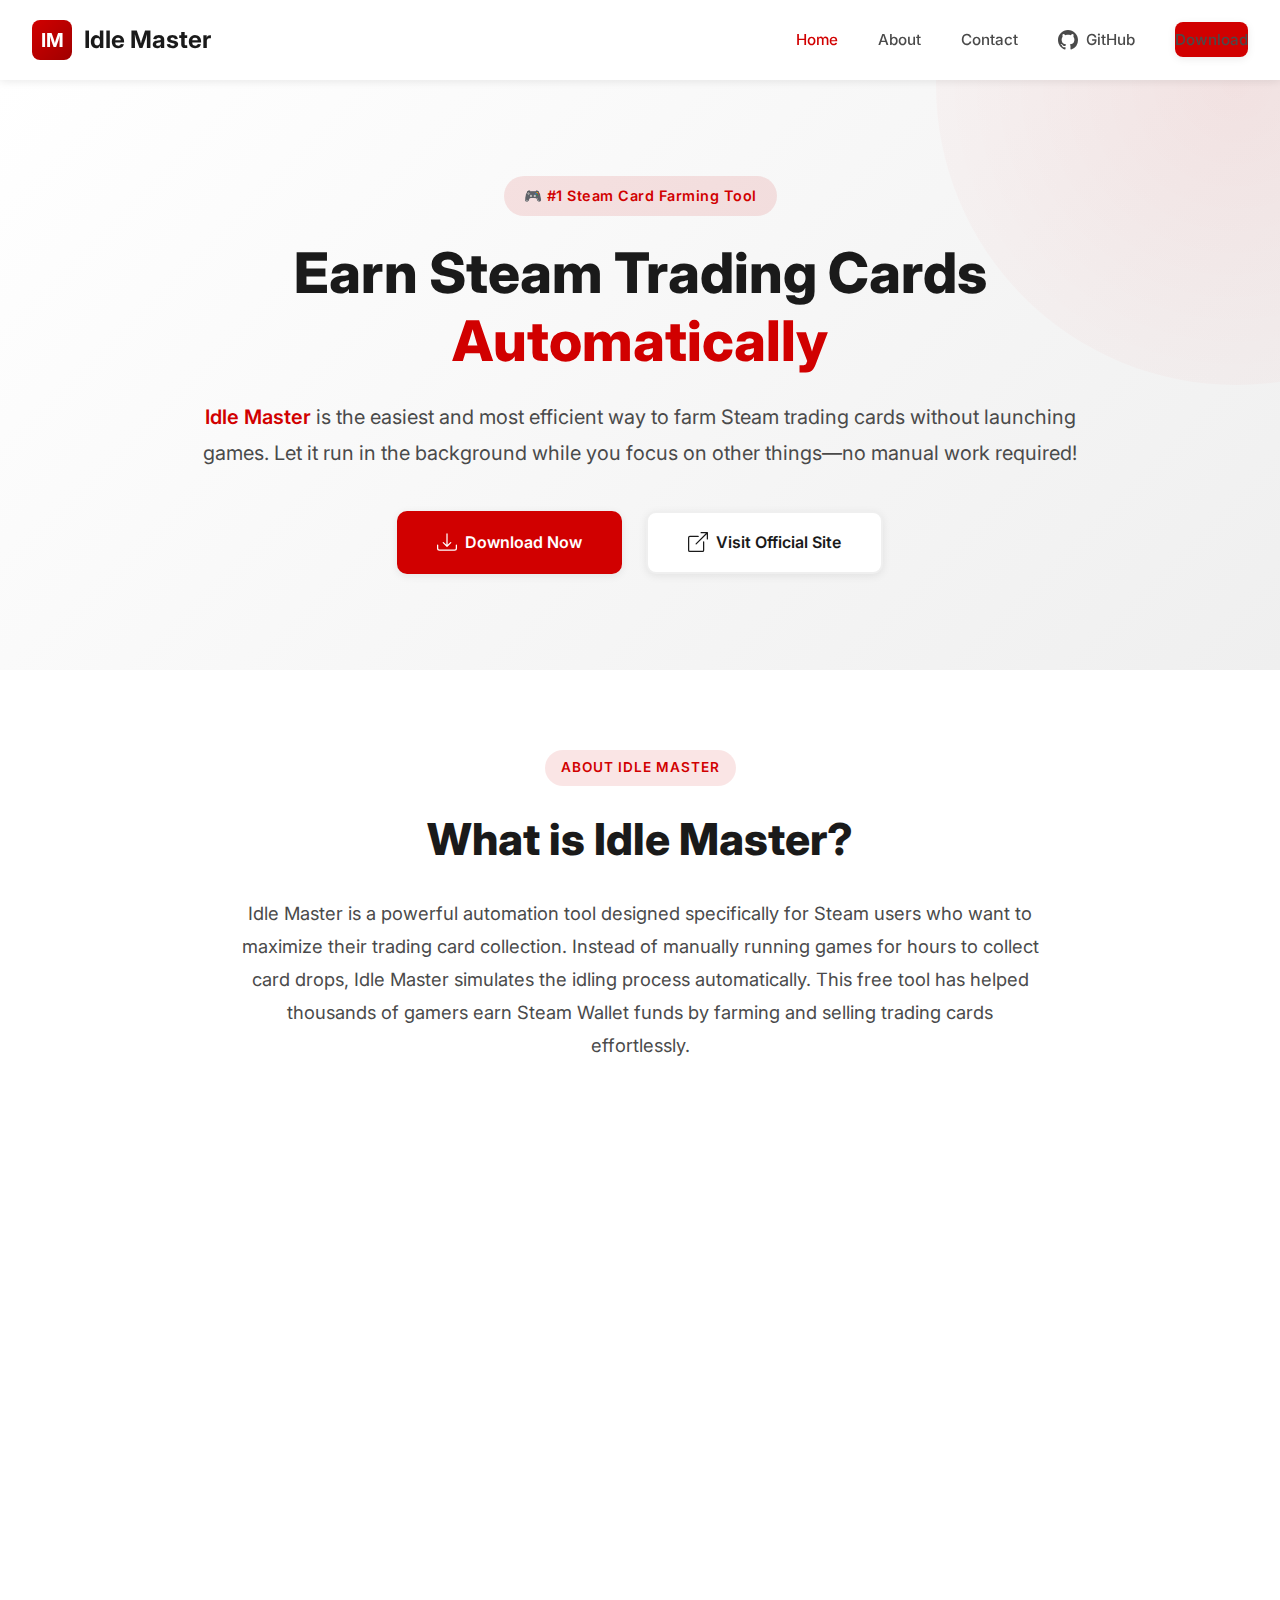
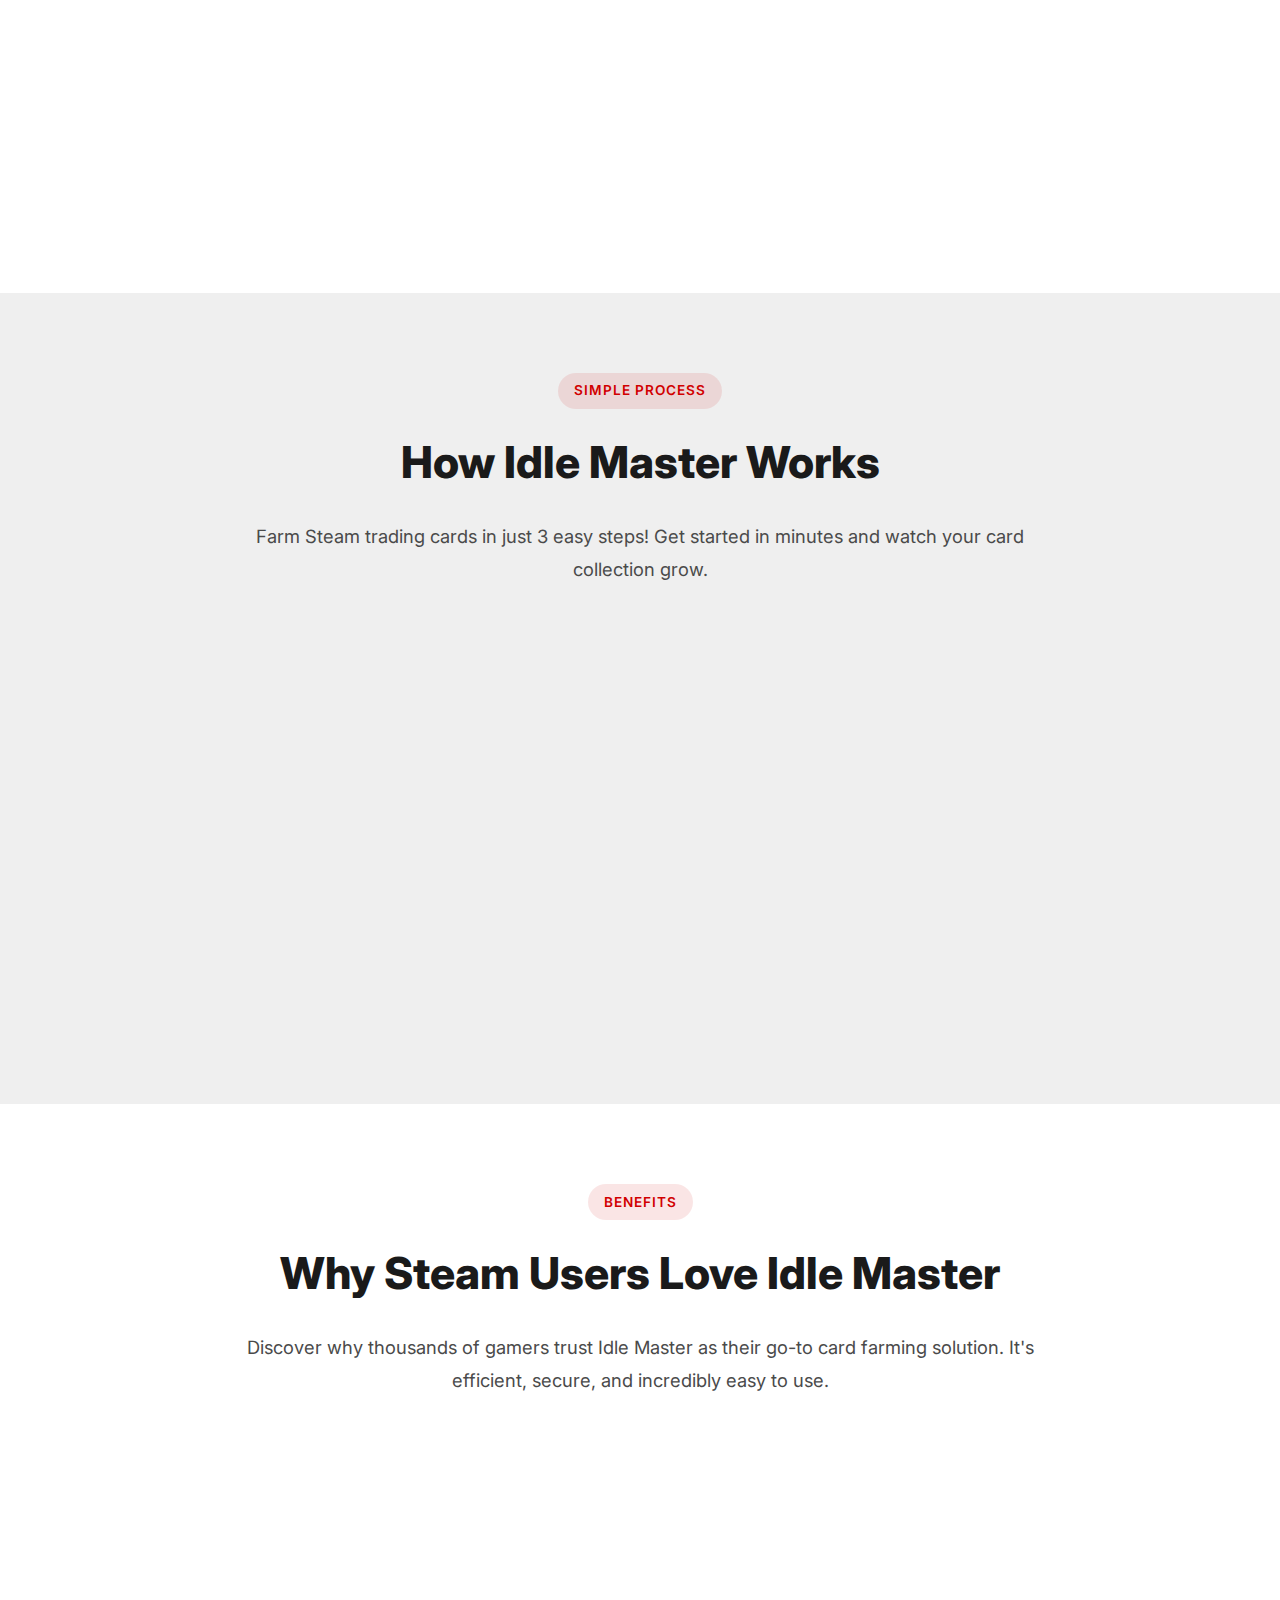
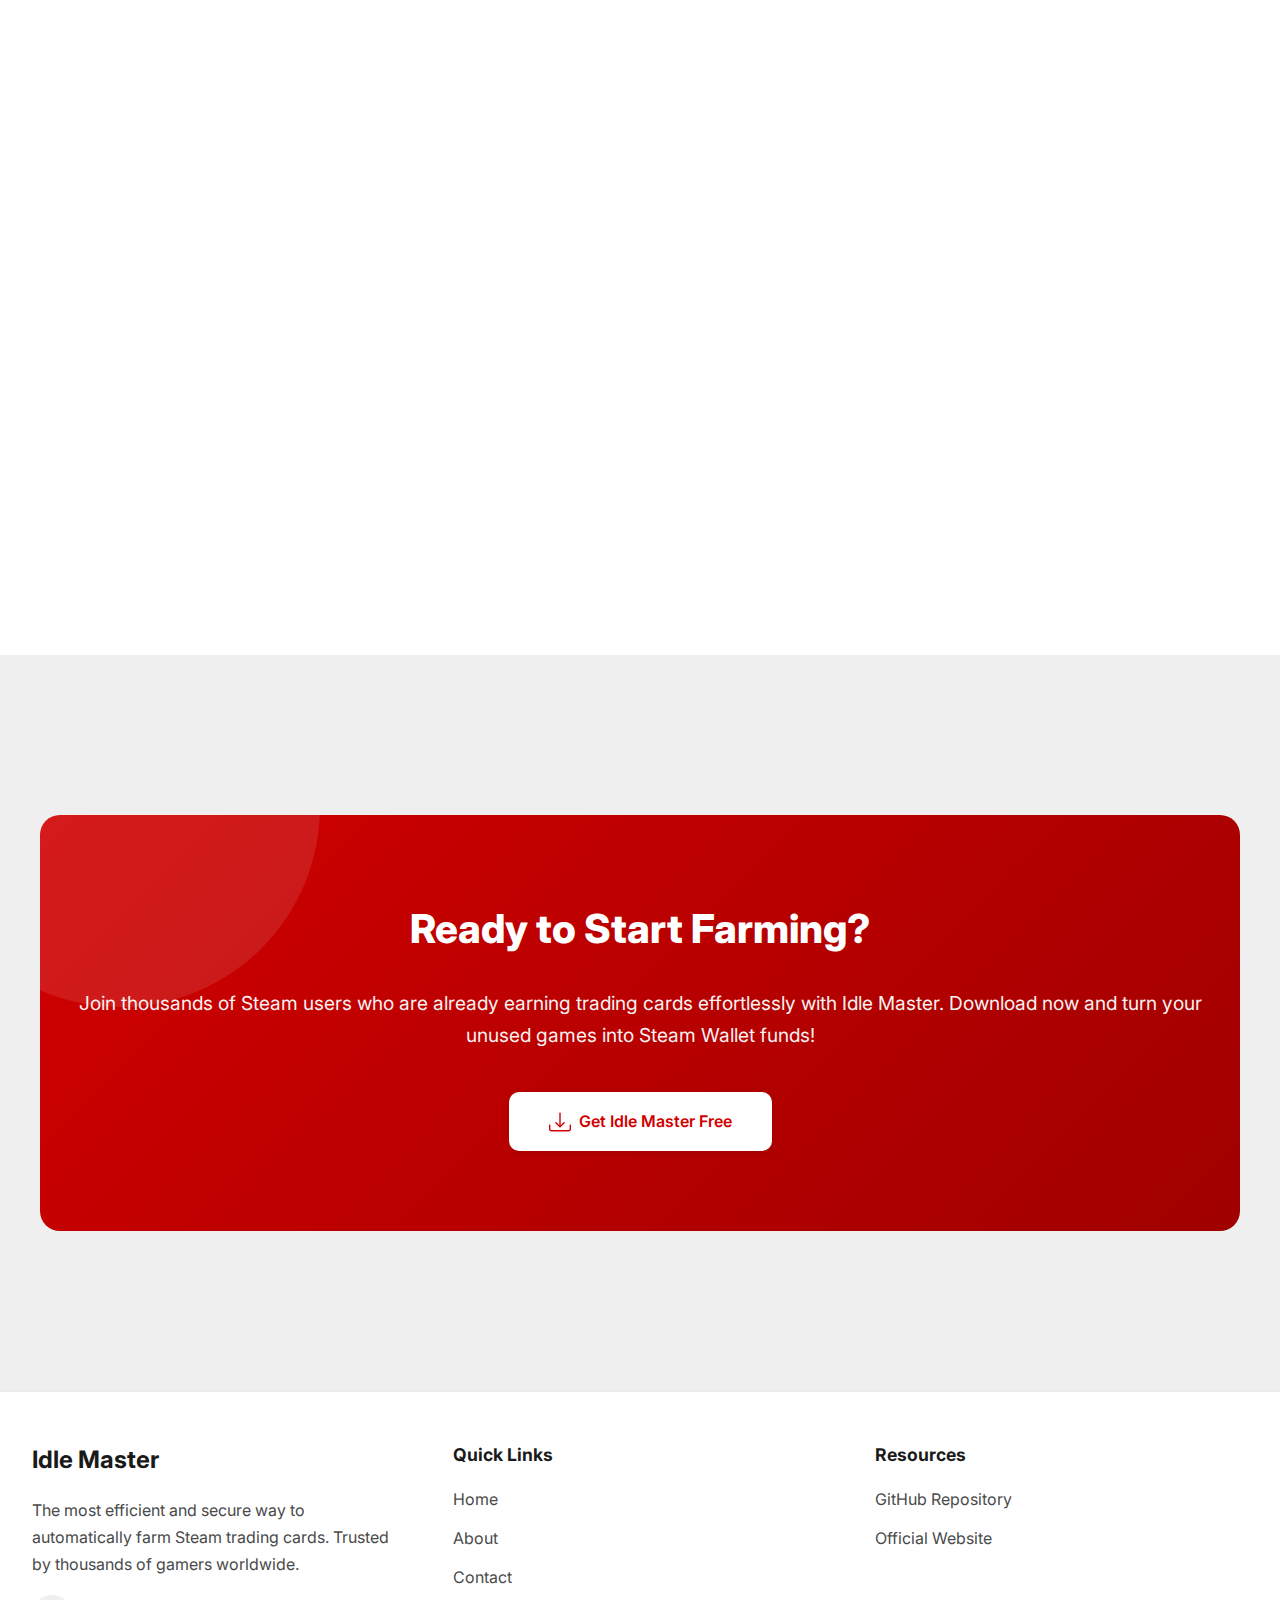
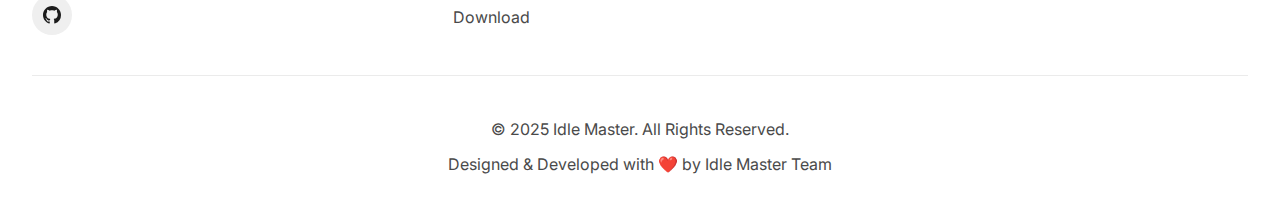
<file: index.html>
<!DOCTYPE html>
<html lang="en">
<head>
    <meta charset="UTF-8">
    <meta name="viewport" content="width=device-width, initial-scale=1.0">
    <meta name="description" content="Idle Master - Automatically farm Steam trading cards while AFK. The easiest way to earn Steam cards without launching games.">
    <meta name="keywords" content="idle master, steam cards, trading cards, steam farming, auto farm">
    <title>Idle Master | Automatically Farm Steam Trading Cards While AFK</title>
    <link rel="stylesheet" href="style.css">
    <link rel="preconnect" href="https://fonts.googleapis.com">
    <link rel="preconnect" href="https://fonts.gstatic.com" crossorigin>
    <link href="https://fonts.googleapis.com/css2?family=Inter:wght@400;500;600;700;800;900&display=swap" rel="stylesheet">
</head>
<body>
    <!-- Navigation Bar -->
    <nav class="navbar">
        <div class="nav-container">
            <a href="index.html" class="logo">
                <div class="logo-icon">IM</div>
                <span>Idle Master</span>
            </a>
            
            <ul class="nav-menu">
                <li><a href="index.html" class="active">Home</a></li>
                <li><a href="about.html">About</a></li>
                <li><a href="contact.html">Contact</a></li>
                <li><a href="https://github.com/subtitle-edit/Idle-Master" target="_blank" class="github-link">
                    <svg width="20" height="20" fill="currentColor" viewBox="0 0 16 16">
                        <path d="M8 0C3.58 0 0 3.58 0 8c0 3.54 2.29 6.53 5.47 7.59.4.07.55-.17.55-.38 0-.19-.01-.82-.01-1.49-2.01.37-2.53-.49-2.69-.94-.09-.23-.48-.94-.82-1.13-.28-.15-.68-.52-.01-.53.63-.01 1.08.58 1.23.82.72 1.21 1.87.87 2.33.66.07-.52.28-.87.51-1.07-1.78-.2-3.64-.89-3.64-3.95 0-.87.31-1.59.82-2.15-.08-.2-.36-1.02.08-2.12 0 0 .67-.21 2.2.82.64-.18 1.32-.27 2-.27.68 0 1.36.09 2 .27 1.53-1.04 2.2-.82 2.2-.82.44 1.1.16 1.92.08 2.12.51.56.82 1.27.82 2.15 0 3.07-1.87 3.75-3.65 3.95.29.25.54.73.54 1.48 0 1.07-.01 1.93-.01 2.2 0 .21.15.46.55.38A8.012 8.012 0 0 0 16 8c0-4.42-3.58-8-8-8z"/>
                    </svg>
                    GitHub
                </a></li>
                <li><a href="download.html" class="btn-download-nav">Download</a></li>
            </ul>
            
            <div class="mobile-toggle">
                <span></span>
                <span></span>
                <span></span>
            </div>
        </div>
    </nav>

    <!-- Hero Section -->
    <section class="hero">
        <div class="hero-content">
            <div class="hero-badge">🎮 #1 Steam Card Farming Tool</div>
            <h1>Earn Steam Trading Cards <span class="highlight">Automatically</span></h1>
            <p>
                <a href="https://idlemaster.net/" target="_blank" style="color: var(--accent-red); text-decoration: none; font-weight: 600;">Idle Master</a> is the easiest and most efficient way to farm Steam trading cards without launching games. Let it run in the background while you focus on other things—no manual work required!
            </p>
            <div class="hero-buttons">
                <a href="download.html" class="btn-primary">
                    <svg width="20" height="20" fill="currentColor" viewBox="0 0 16 16">
                        <path d="M.5 9.9a.5.5 0 0 1 .5.5v2.5a1 1 0 0 0 1 1h12a1 1 0 0 0 1-1v-2.5a.5.5 0 0 1 1 0v2.5a2 2 0 0 1-2 2H2a2 2 0 0 1-2-2v-2.5a.5.5 0 0 1 .5-.5z"/>
                        <path d="M7.646 11.854a.5.5 0 0 0 .708 0l3-3a.5.5 0 0 0-.708-.708L8.5 10.293V1.5a.5.5 0 0 0-1 0v8.793L5.354 8.146a.5.5 0 1 0-.708.708l3 3z"/>
                    </svg>
                    Download Now
                </a>
                <a href="https://idlemaster.net/" target="_blank" class="btn-secondary">
                    <svg width="20" height="20" fill="currentColor" viewBox="0 0 16 16">
                        <path d="M8.636 3.5a.5.5 0 0 0-.5-.5H1.5A1.5 1.5 0 0 0 0 4.5v10A1.5 1.5 0 0 0 1.5 16h10a1.5 1.5 0 0 0 1.5-1.5V7.864a.5.5 0 0 0-1 0V14.5a.5.5 0 0 1-.5.5h-10a.5.5 0 0 1-.5-.5v-10a.5.5 0 0 1 .5-.5h6.636a.5.5 0 0 0 .5-.5z"/>
                        <path d="M16 .5a.5.5 0 0 0-.5-.5h-5a.5.5 0 0 0 0 1h3.793L6.146 9.146a.5.5 0 1 0 .708.708L15 1.707V5.5a.5.5 0 0 0 1 0v-5z"/>
                    </svg>
                    Visit Official Site
                </a>
            </div>
        </div>
    </section>

    <!-- About Idle Master Section -->
    <section class="section" style="background: var(--secondary-bg);">
        <div class="container">
            <div class="section-header">
                <div class="section-badge">About Idle Master</div>
                <h2>What is Idle Master?</h2>
                <p>
                    Idle Master is a powerful automation tool designed specifically for Steam users who want to maximize their trading card collection. Instead of manually running games for hours to collect card drops, Idle Master simulates the idling process automatically. This free tool has helped thousands of gamers earn Steam Wallet funds by farming and selling trading cards effortlessly.
                </p>
            </div>

            <div class="features-grid">
                <div class="feature-card">
                    <div class="feature-icon">⚡</div>
                    <h3>Fast & Automated</h3>
                    <p>No manual work required. Idle Master automatically cycles through your Steam library, farming cards while you relax or work on other tasks.</p>
                </div>
                <div class="feature-card">
                    <div class="feature-icon">🔒</div>
                    <h3>100% Safe & Secure</h3>
                    <p>Uses Steam's official API with no modifications to game files. Trusted by thousands of users worldwide with zero account risk.</p>
                </div>
                <div class="feature-card">
                    <div class="feature-icon">🎮</div>
                    <h3>Works with All Games</h3>
                    <p>Supports every Steam game that has trading card drops. Your entire library is ready to be farmed automatically.</p>
                </div>
                <div class="feature-card">
                    <div class="feature-icon">👤</div>
                    <h3>Beginner-Friendly</h3>
                    <p>Simple setup—just install, log in, and start farming. No technical knowledge required. Perfect for everyone!</p>
                </div>
            </div>
        </div>
    </section>

    <!-- How It Works Section -->
    <section class="section">
        <div class="container">
            <div class="section-header">
                <div class="section-badge">Simple Process</div>
                <h2>How Idle Master Works</h2>
                <p>Farm Steam trading cards in just 3 easy steps! Get started in minutes and watch your card collection grow.</p>
            </div>

            <div class="steps-container">
                <div class="step-card">
                    <div class="step-number">1</div>
                    <h3>Download & Install</h3>
                    <p>Click the download button and install Idle Master on your PC. The installation is quick, straightforward, and requires no extra configuration. Works seamlessly on Windows with all Steam accounts.</p>
                </div>
                <div class="step-card">
                    <div class="step-number">2</div>
                    <h3>Log Into Steam</h3>
                    <p>Open Idle Master and sign in to your Steam account securely. The tool will scan your library and identify all games with available card drops. Your login is completely safe—Idle Master only checks card progress.</p>
                </div>
                <div class="step-card">
                    <div class="step-number">3</div>
                    <h3>Start Farming Automatically</h3>
                    <p>Idle Master simulates playing your games and begins earning card drops automatically. Once all cards from one game are collected, it moves to the next. Just sit back and let the automation work!</p>
                </div>
            </div>
        </div>
    </section>

    <!-- Why Choose Section -->
    <section class="section" style="background: var(--secondary-bg);">
        <div class="container">
            <div class="section-header">
                <div class="section-badge">Benefits</div>
                <h2>Why Steam Users Love Idle Master</h2>
                <p>Discover why thousands of gamers trust Idle Master as their go-to card farming solution. It's efficient, secure, and incredibly easy to use.</p>
            </div>

            <div class="features-grid">
                <div class="feature-card">
                    <div class="feature-icon">💰</div>
                    <h3>Earn While You Sleep</h3>
                    <p>Let Idle Master run overnight or while you're at work. Wake up to a collection of new trading cards ready to sell on the Steam Market.</p>
                </div>
                <div class="feature-card">
                    <div class="feature-icon">🚀</div>
                    <h3>Maximum Efficiency</h3>
                    <p>Idle Master prioritizes games with the most card drops remaining, ensuring you earn the maximum number of cards in the shortest time possible.</p>
                </div>
                <div class="feature-card">
                    <div class="feature-icon">🌐</div>
                    <h3>Lightweight & Fast</h3>
                    <p>The software runs smoothly in the background without slowing down your PC. It's optimized for performance and minimal resource usage.</p>
                </div>
                <div class="feature-card">
                    <div class="feature-icon">📊</div>
                    <h3>Real-Time Progress</h3>
                    <p>Track your farming progress in real-time. See which games are being idled, how many cards you've earned, and what's coming next.</p>
                </div>
            </div>
        </div>
    </section>

    <!-- Call to Action -->
    <section class="section">
        <div class="container">
            <div class="cta-section">
                <div class="cta-content">
                    <h2>Ready to Start Farming?</h2>
                    <p>Join thousands of Steam users who are already earning trading cards effortlessly with Idle Master. Download now and turn your unused games into Steam Wallet funds!</p>
                    <a href="download.html" class="btn-secondary">
                        <svg width="22" height="22" fill="currentColor" viewBox="0 0 16 16">
                            <path d="M.5 9.9a.5.5 0 0 1 .5.5v2.5a1 1 0 0 0 1 1h12a1 1 0 0 0 1-1v-2.5a.5.5 0 0 1 1 0v2.5a2 2 0 0 1-2 2H2a2 2 0 0 1-2-2v-2.5a.5.5 0 0 1 .5-.5z"/>
                            <path d="M7.646 11.854a.5.5 0 0 0 .708 0l3-3a.5.5 0 0 0-.708-.708L8.5 10.293V1.5a.5.5 0 0 0-1 0v8.793L5.354 8.146a.5.5 0 1 0-.708.708l3 3z"/>
                        </svg>
                        Get Idle Master Free
                    </a>
                </div>
            </div>
        </div>
    </section>

    <!-- Footer -->
    <footer>
        <div class="footer-container">
            <div class="footer-content">
                <div class="footer-brand">
                    <h3>Idle Master</h3>
                    <p>The most efficient and secure way to automatically farm Steam trading cards. Trusted by thousands of gamers worldwide.</p>
                    <div class="social-links">
                        <a href="https://github.com/subtitle-edit/Idle-Master" target="_blank" aria-label="GitHub">
                            <svg width="18" height="18" fill="currentColor" viewBox="0 0 16 16">
                                <path d="M8 0C3.58 0 0 3.58 0 8c0 3.54 2.29 6.53 5.47 7.59.4.07.55-.17.55-.38 0-.19-.01-.82-.01-1.49-2.01.37-2.53-.49-2.69-.94-.09-.23-.48-.94-.82-1.13-.28-.15-.68-.52-.01-.53.63-.01 1.08.58 1.23.82.72 1.21 1.87.87 2.33.66.07-.52.28-.87.51-1.07-1.78-.2-3.64-.89-3.64-3.95 0-.87.31-1.59.82-2.15-.08-.2-.36-1.02.08-2.12 0 0 .67-.21 2.2.82.64-.18 1.32-.27 2-.27.68 0 1.36.09 2 .27 1.53-1.04 2.2-.82 2.2-.82.44 1.1.16 1.92.08 2.12.51.56.82 1.27.82 2.15 0 3.07-1.87 3.75-3.65 3.95.29.25.54.73.54 1.48 0 1.07-.01 1.93-.01 2.2 0 .21.15.46.55.38A8.012 8.012 0 0 0 16 8c0-4.42-3.58-8-8-8z"/>
                            </svg>
                        </a>
                    </div>
                </div>
                
                <div class="footer-links">
                    <h4>Quick Links</h4>
                    <ul>
                        <li><a href="index.html">Home</a></li>
                        <li><a href="about.html">About</a></li>
                        <li><a href="contact.html">Contact</a></li>
                        <li><a href="download.html">Download</a></li>
                    </ul>
                </div>
                
                <div class="footer-links">
                    <h4>Resources</h4>
                    <ul>
                        <li><a href="https://github.com/subtitle-edit/Idle-Master" target="_blank">GitHub Repository</a></li>
                        <li><a href="https://idlemaster.net/" target="_blank">Official Website</a></li>
                    </ul>
                </div>
            </div>
            
            <div class="footer-bottom">
                <p>&copy; 2025 Idle Master. All Rights Reserved.</p>
                <p>Designed & Developed with ❤️ by Idle Master Team</p>
            </div>
        </div>
    </footer>

    <script src="script.js"></script>
</body>
</html>
</file>
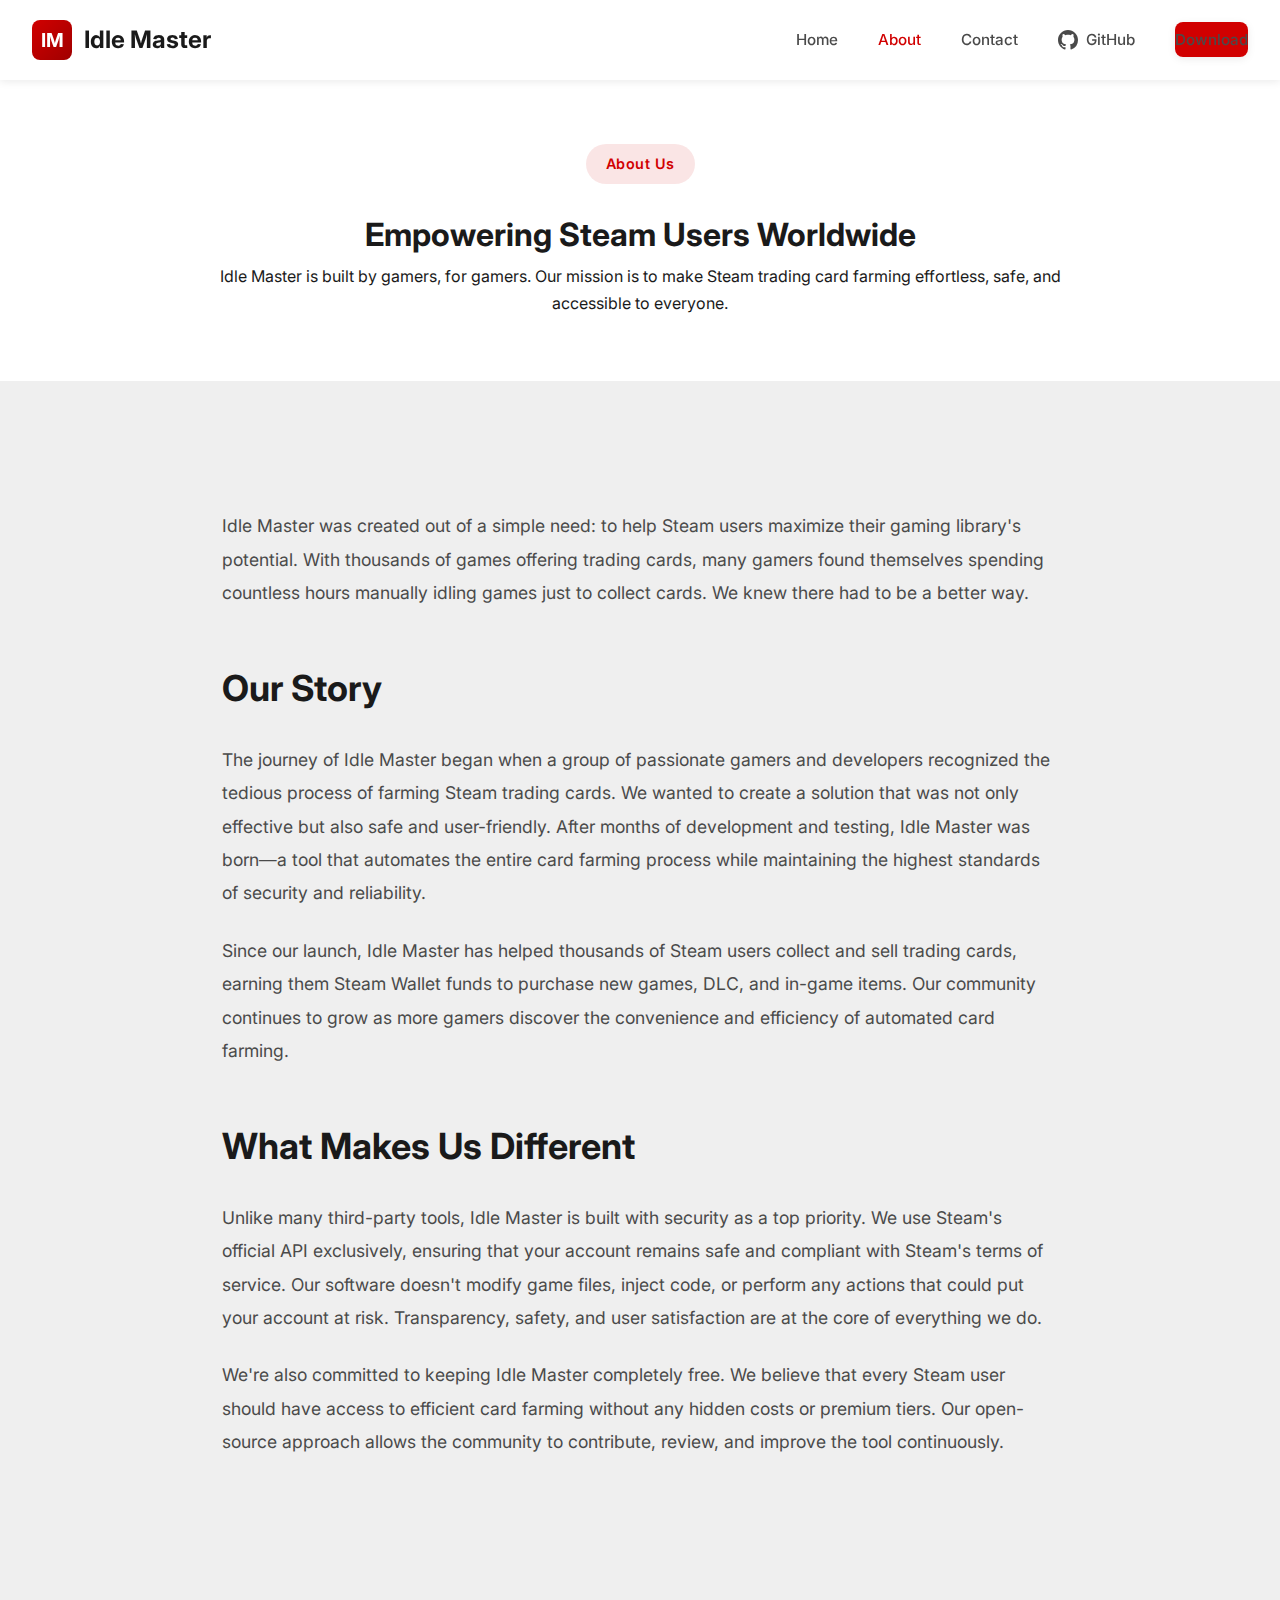
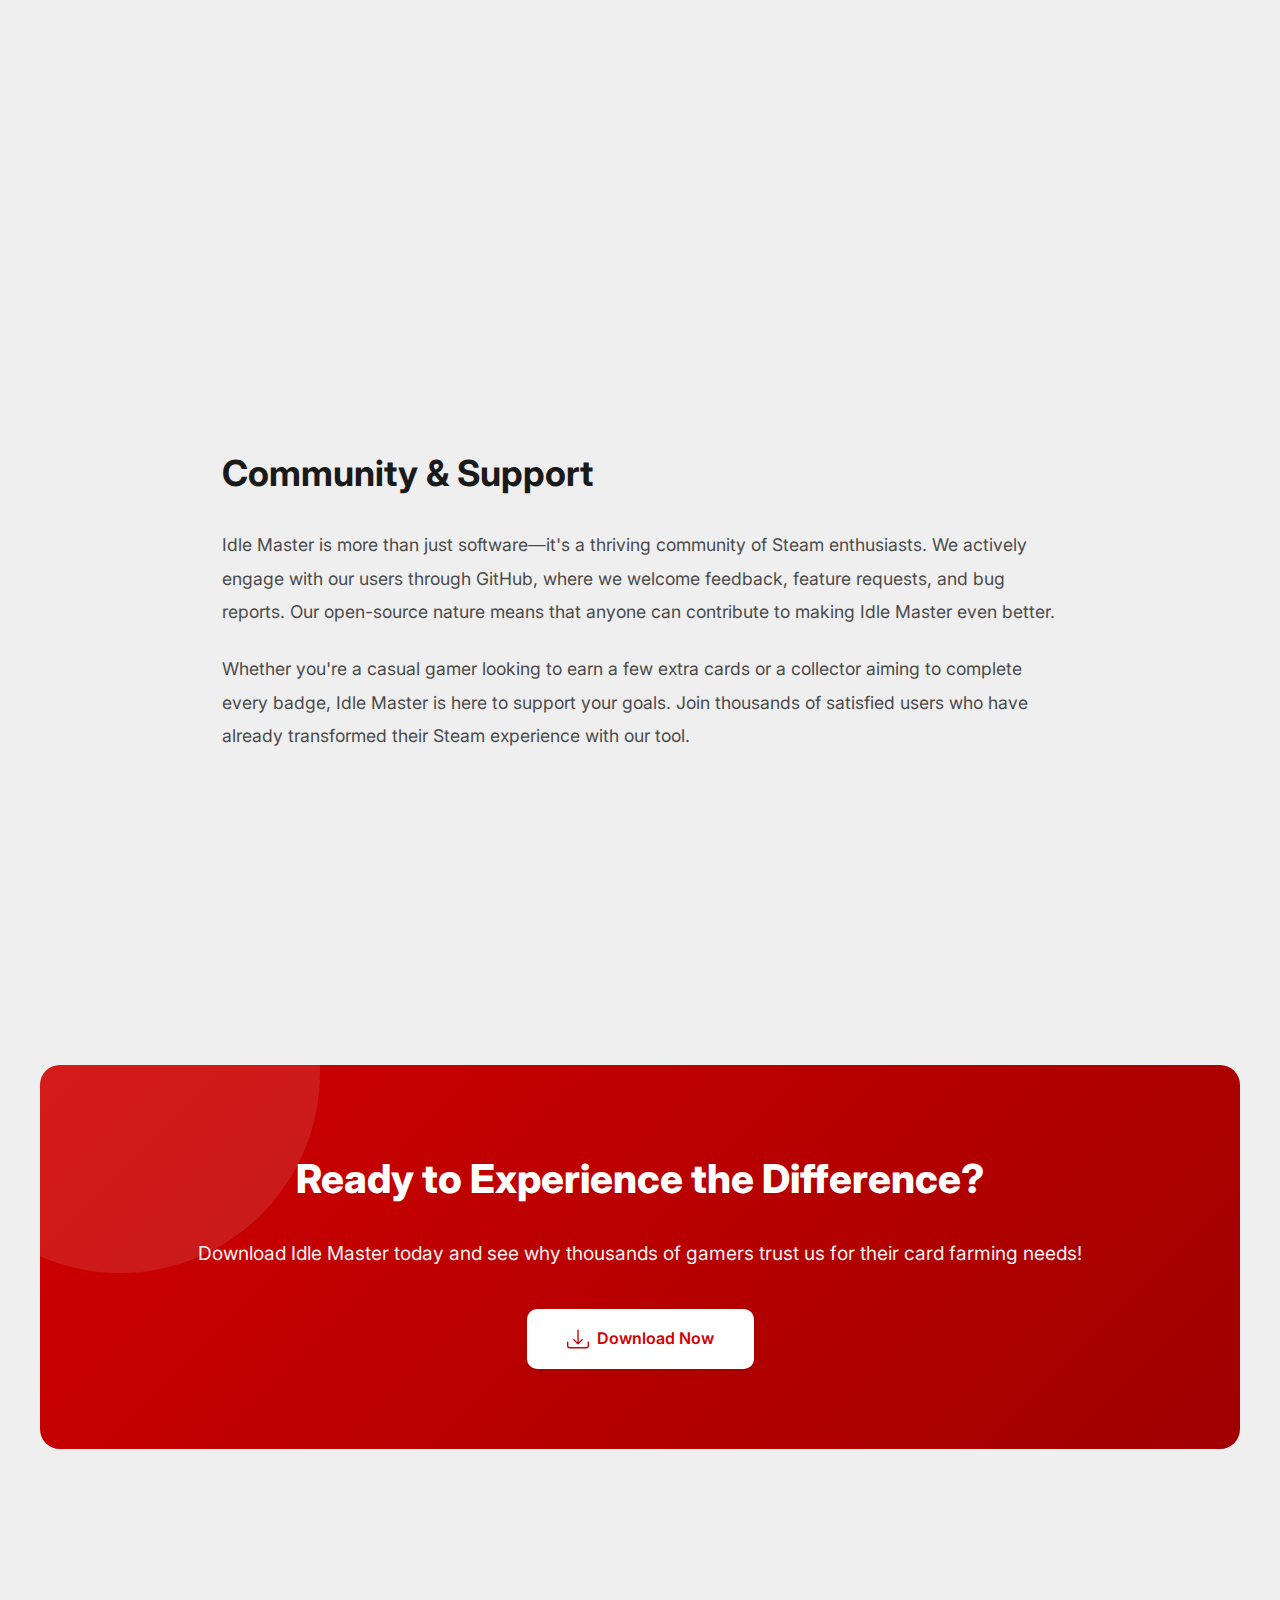
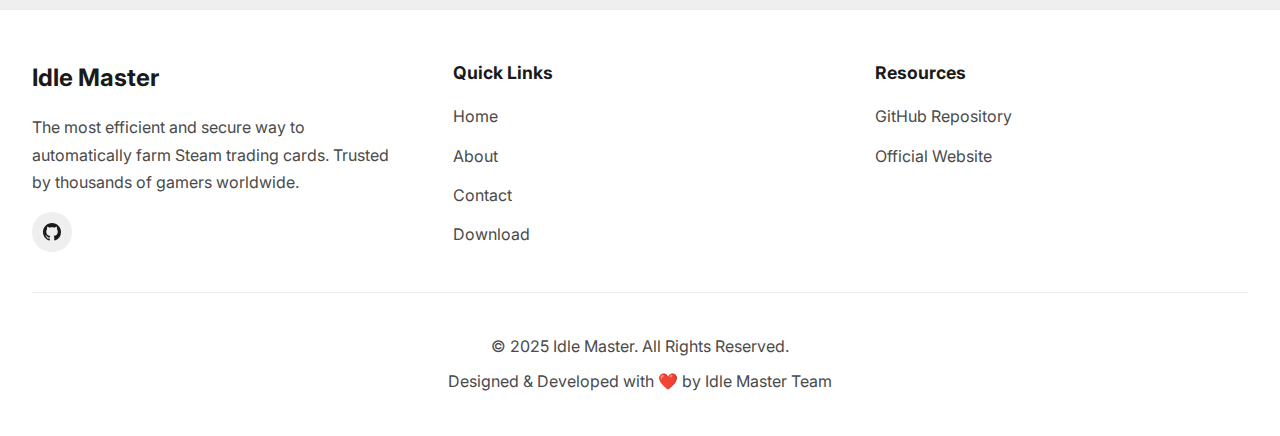
<file: about.html>
<!DOCTYPE html>
<html lang="en">
<head>
    <meta charset="UTF-8">
    <meta name="viewport" content="width=device-width, initial-scale=1.0">
    <meta name="description" content="Learn about Idle Master - the trusted Steam trading card farming tool. Our mission is to help gamers maximize their Steam card collection effortlessly.">
    <title>About Idle Master | Our Mission & Vision</title>
    <link rel="stylesheet" href="style.css">
    <link rel="preconnect" href="https://fonts.googleapis.com">
    <link rel="preconnect" href="https://fonts.gstatic.com" crossorigin>
    <link href="https://fonts.googleapis.com/css2?family=Inter:wght@400;500;600;700;800;900&display=swap" rel="stylesheet">
</head>
<body>
    <!-- Navigation Bar -->
    <nav class="navbar">
        <div class="nav-container">
            <a href="index.html" class="logo">
                <div class="logo-icon">IM</div>
                <span>Idle Master</span>
            </a>
            
            <ul class="nav-menu">
                <li><a href="index.html">Home</a></li>
                <li><a href="about.html" class="active">About</a></li>
                <li><a href="contact.html">Contact</a></li>
                <li><a href="https://github.com/subtitle-edit/Idle-Master" target="_blank" class="github-link">
                    <svg width="20" height="20" fill="currentColor" viewBox="0 0 16 16">
                        <path d="M8 0C3.58 0 0 3.58 0 8c0 3.54 2.29 6.53 5.47 7.59.4.07.55-.17.55-.38 0-.19-.01-.82-.01-1.49-2.01.37-2.53-.49-2.69-.94-.09-.23-.48-.94-.82-1.13-.28-.15-.68-.52-.01-.53.63-.01 1.08.58 1.23.82.72 1.21 1.87.87 2.33.66.07-.52.28-.87.51-1.07-1.78-.2-3.64-.89-3.64-3.95 0-.87.31-1.59.82-2.15-.08-.2-.36-1.02.08-2.12 0 0 .67-.21 2.2.82.64-.18 1.32-.27 2-.27.68 0 1.36.09 2 .27 1.53-1.04 2.2-.82 2.2-.82.44 1.1.16 1.92.08 2.12.51.56.82 1.27.82 2.15 0 3.07-1.87 3.75-3.65 3.95.29.25.54.73.54 1.48 0 1.07-.01 1.93-.01 2.2 0 .21.15.46.55.38A8.012 8.012 0 0 0 16 8c0-4.42-3.58-8-8-8z"/>
                    </svg>
                    GitHub
                </a></li>
                <li><a href="download.html" class="btn-download-nav">Download</a></li>
            </ul>
            
            <div class="mobile-toggle">
                <span></span>
                <span></span>
                <span></span>
            </div>
        </div>
    </nav>

    <!-- About Hero Section -->
    <section class="about-hero">
        <div class="hero-content">
            <div class="hero-badge">About Us</div>
            <h1>Empowering Steam Users Worldwide</h1>
            <p>Idle Master is built by gamers, for gamers. Our mission is to make Steam trading card farming effortless, safe, and accessible to everyone.</p>
        </div>
    </section>

    <!-- About Content Section -->
    <section class="section">
        <div class="about-content">
            <p>
                Idle Master was created out of a simple need: to help Steam users maximize their gaming library's potential. With thousands of games offering trading cards, many gamers found themselves spending countless hours manually idling games just to collect cards. We knew there had to be a better way.
            </p>
            
            <h2>Our Story</h2>
            <p>
                The journey of Idle Master began when a group of passionate gamers and developers recognized the tedious process of farming Steam trading cards. We wanted to create a solution that was not only effective but also safe and user-friendly. After months of development and testing, Idle Master was born—a tool that automates the entire card farming process while maintaining the highest standards of security and reliability.
            </p>
            
            <p>
                Since our launch, Idle Master has helped thousands of Steam users collect and sell trading cards, earning them Steam Wallet funds to purchase new games, DLC, and in-game items. Our community continues to grow as more gamers discover the convenience and efficiency of automated card farming.
            </p>

            <h2>What Makes Us Different</h2>
            <p>
                Unlike many third-party tools, Idle Master is built with security as a top priority. We use Steam's official API exclusively, ensuring that your account remains safe and compliant with Steam's terms of service. Our software doesn't modify game files, inject code, or perform any actions that could put your account at risk. Transparency, safety, and user satisfaction are at the core of everything we do.
            </p>

            <p>
                We're also committed to keeping Idle Master completely free. We believe that every Steam user should have access to efficient card farming without any hidden costs or premium tiers. Our open-source approach allows the community to contribute, review, and improve the tool continuously.
            </p>

            <!-- Mission & Vision Cards -->
            <div class="mission-vision">
                <div class="mission-card">
                    <h3>Our Mission</h3>
                    <p>
                        To provide Steam users with a free, safe, and efficient tool for automating trading card collection. We strive to save gamers time while helping them unlock the full value of their Steam libraries. Our goal is to make card farming accessible to everyone, regardless of technical expertise.
                    </p>
                </div>
                
                <div class="vision-card">
                    <h3>Our Vision</h3>
                    <p>
                        To become the most trusted and widely used Steam card farming solution globally. We envision a future where every Steam user can effortlessly maximize their card collection, contributing to a more rewarding gaming experience. We're committed to continuous innovation and community-driven development.
                    </p>
                </div>
            </div>

            <h2>Community & Support</h2>
            <p>
                Idle Master is more than just software—it's a thriving community of Steam enthusiasts. We actively engage with our users through GitHub, where we welcome feedback, feature requests, and bug reports. Our open-source nature means that anyone can contribute to making Idle Master even better.
            </p>

            <p>
                Whether you're a casual gamer looking to earn a few extra cards or a collector aiming to complete every badge, Idle Master is here to support your goals. Join thousands of satisfied users who have already transformed their Steam experience with our tool.
            </p>
        </div>
    </section>

    <!-- CTA Section -->
    <section class="section">
        <div class="container">
            <div class="cta-section">
                <div class="cta-content">
                    <h2>Ready to Experience the Difference?</h2>
                    <p>Download Idle Master today and see why thousands of gamers trust us for their card farming needs!</p>
                    <a href="download.html" class="btn-secondary">
                        <svg width="22" height="22" fill="currentColor" viewBox="0 0 16 16">
                            <path d="M.5 9.9a.5.5 0 0 1 .5.5v2.5a1 1 0 0 0 1 1h12a1 1 0 0 0 1-1v-2.5a.5.5 0 0 1 1 0v2.5a2 2 0 0 1-2 2H2a2 2 0 0 1-2-2v-2.5a.5.5 0 0 1 .5-.5z"/>
                            <path d="M7.646 11.854a.5.5 0 0 0 .708 0l3-3a.5.5 0 0 0-.708-.708L8.5 10.293V1.5a.5.5 0 0 0-1 0v8.793L5.354 8.146a.5.5 0 1 0-.708.708l3 3z"/>
                        </svg>
                        Download Now
                    </a>
                </div>
            </div>
        </div>
    </section>

    <!-- Footer -->
    <footer>
        <div class="footer-container">
            <div class="footer-content">
                <div class="footer-brand">
                    <h3>Idle Master</h3>
                    <p>The most efficient and secure way to automatically farm Steam trading cards. Trusted by thousands of gamers worldwide.</p>
                    <div class="social-links">
                        <a href="https://github.com/subtitle-edit/Idle-Master" target="_blank" aria-label="GitHub">
                            <svg width="18" height="18" fill="currentColor" viewBox="0 0 16 16">
                                <path d="M8 0C3.58 0 0 3.58 0 8c0 3.54 2.29 6.53 5.47 7.59.4.07.55-.17.55-.38 0-.19-.01-.82-.01-1.49-2.01.37-2.53-.49-2.69-.94-.09-.23-.48-.94-.82-1.13-.28-.15-.68-.52-.01-.53.63-.01 1.08.58 1.23.82.72 1.21 1.87.87 2.33.66.07-.52.28-.87.51-1.07-1.78-.2-3.64-.89-3.64-3.95 0-.87.31-1.59.82-2.15-.08-.2-.36-1.02.08-2.12 0 0 .67-.21 2.2.82.64-.18 1.32-.27 2-.27.68 0 1.36.09 2 .27 1.53-1.04 2.2-.82 2.2-.82.44 1.1.16 1.92.08 2.12.51.56.82 1.27.82 2.15 0 3.07-1.87 3.75-3.65 3.95.29.25.54.73.54 1.48 0 1.07-.01 1.93-.01 2.2 0 .21.15.46.55.38A8.012 8.012 0 0 0 16 8c0-4.42-3.58-8-8-8z"/>
                            </svg>
                        </a>
                    </div>
                </div>
                
                <div class="footer-links">
                    <h4>Quick Links</h4>
                    <ul>
                        <li><a href="index.html">Home</a></li>
                        <li><a href="about.html">About</a></li>
                        <li><a href="contact.html">Contact</a></li>
                        <li><a href="download.html">Download</a></li>
                    </ul>
                </div>
                
                <div class="footer-links">
                    <h4>Resources</h4>
                    <ul>
                        <li><a href="https://github.com/subtitle-edit/Idle-Master" target="_blank">GitHub Repository</a></li>
                        <li><a href="https://idlemaster.net/" target="_blank">Official Website</a></li>
                    </ul>
                </div>
            </div>
            
            <div class="footer-bottom">
                <p>&copy; 2025 Idle Master. All Rights Reserved.</p>
                <p>Designed & Developed with ❤️ by Idle Master Team</p>
            </div>
        </div>
    </footer>

    <script src="script.js"></script>
</body>
</html>
</file>
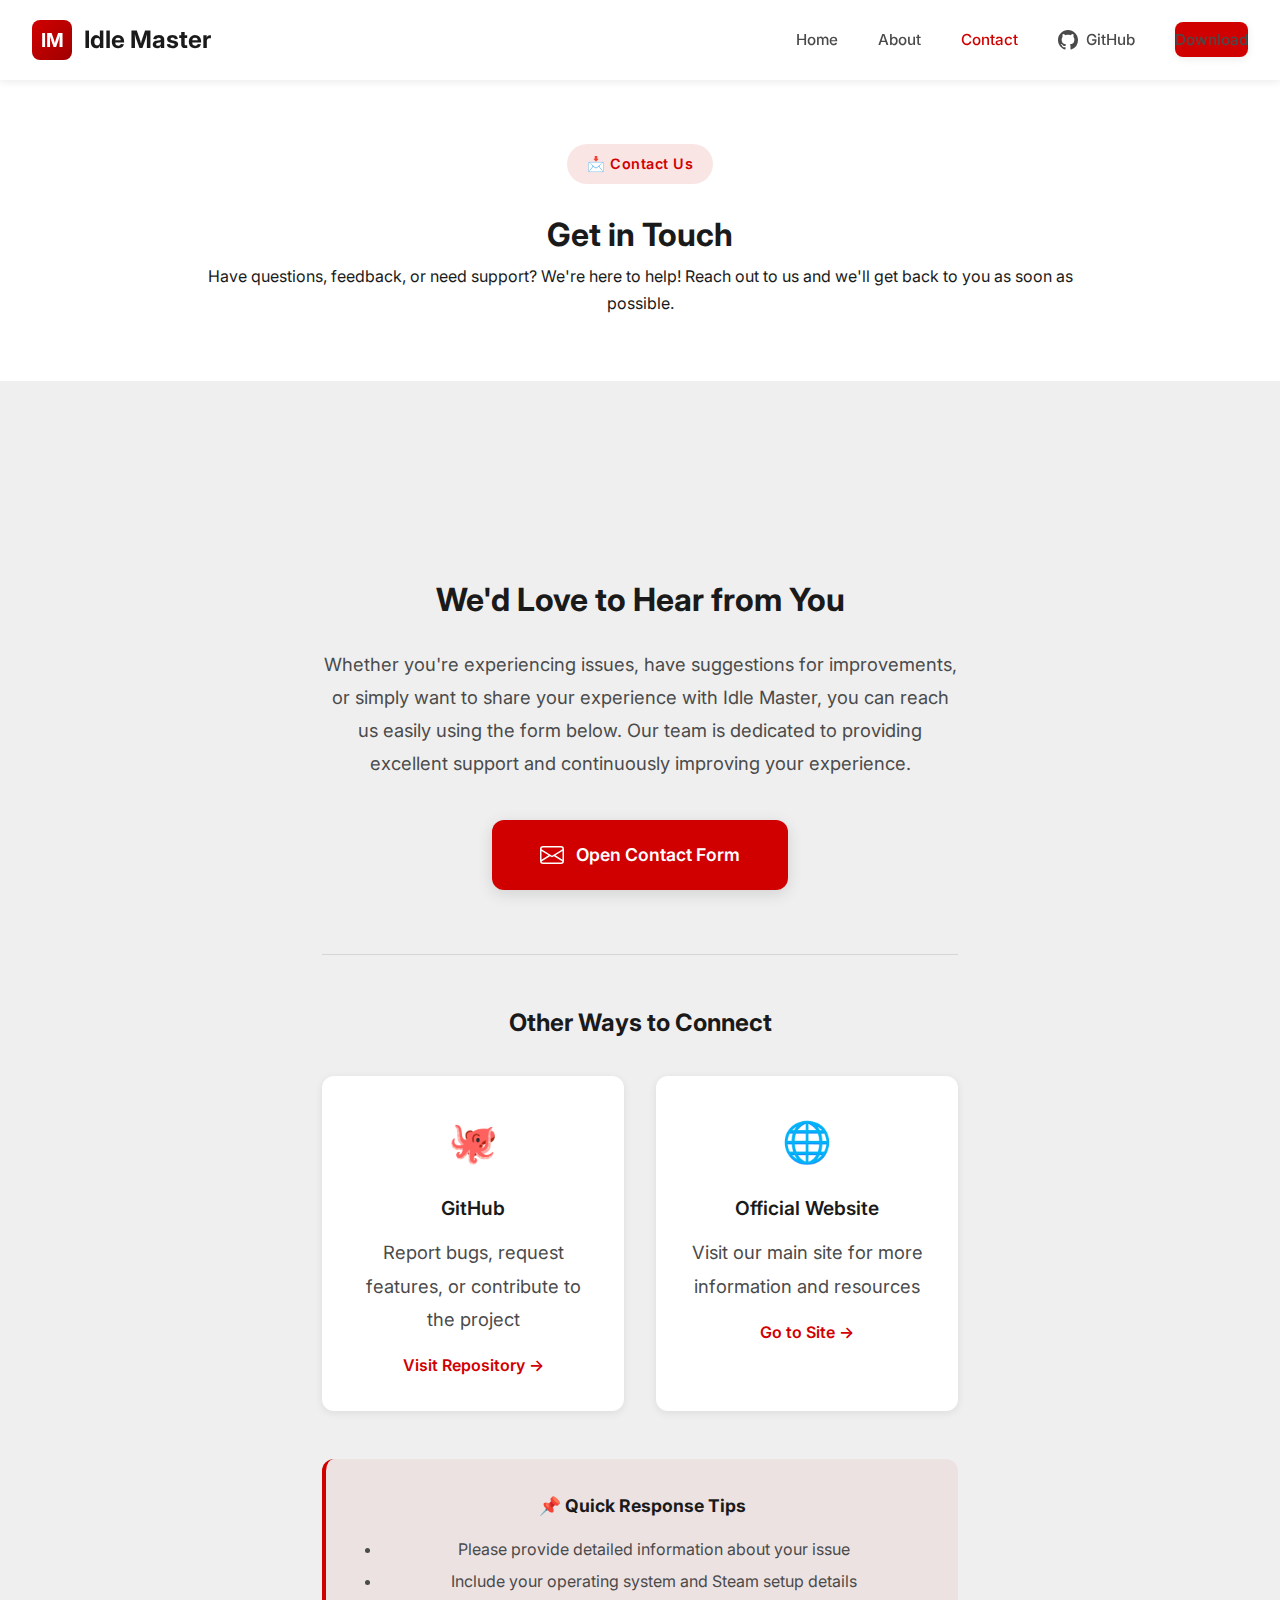
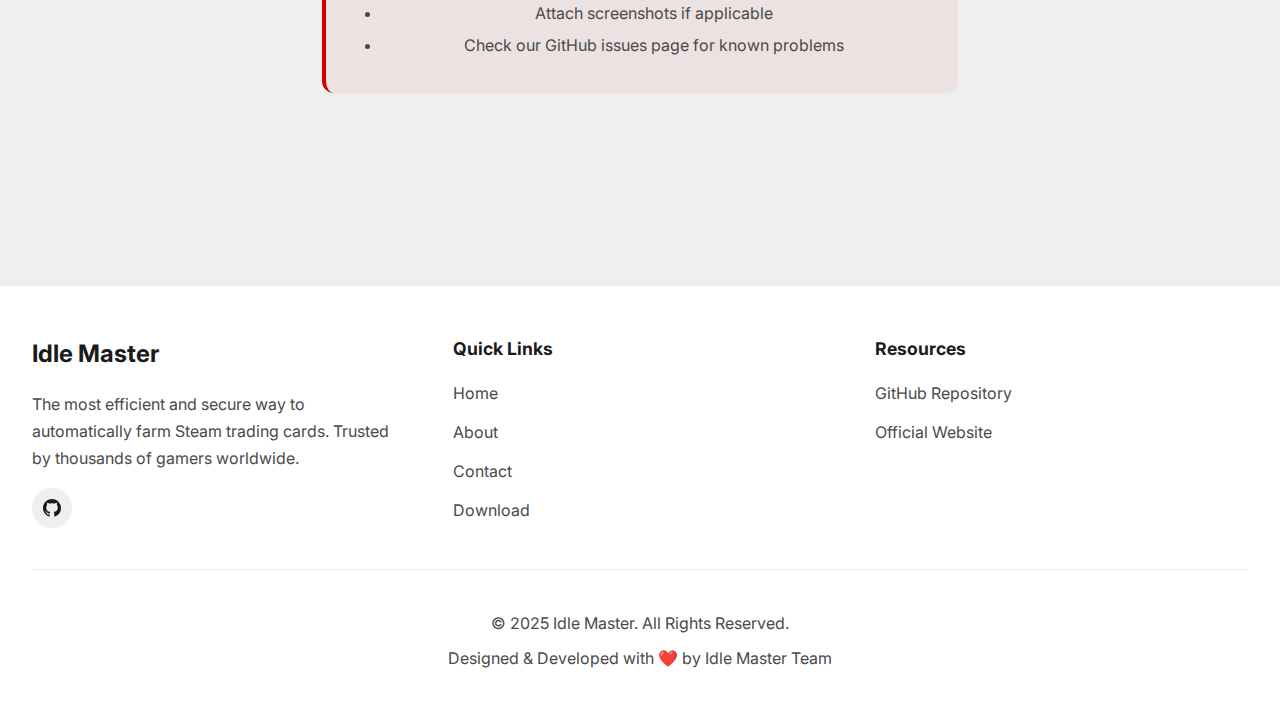
<file: contact.html>
<!DOCTYPE html>
<html lang="en">
<head>
    <meta charset="UTF-8">
    <meta name="viewport" content="width=device-width, initial-scale=1.0">
    <meta name="description" content="Contact Idle Master - Get in touch with us for support, feedback, or questions about Steam trading card farming.">
    <title>Contact Us | Idle Master Support</title>
    <link rel="stylesheet" href="style.css">
    <link rel="preconnect" href="https://fonts.googleapis.com">
    <link rel="preconnect" href="https://fonts.gstatic.com" crossorigin>
    <link href="https://fonts.googleapis.com/css2?family=Inter:wght@400;500;600;700;800;900&display=swap" rel="stylesheet">
</head>
<body>
    <!-- Navigation Bar -->
    <nav class="navbar">
        <div class="nav-container">
            <a href="index.html" class="logo">
                <div class="logo-icon">IM</div>
                <span>Idle Master</span>
            </a>
            
            <ul class="nav-menu">
                <li><a href="index.html">Home</a></li>
                <li><a href="about.html">About</a></li>
                <li><a href="contact.html" class="active">Contact</a></li>
                <li><a href="https://github.com/subtitle-edit/Idle-Master" target="_blank" class="github-link">
                    <svg width="20" height="20" fill="currentColor" viewBox="0 0 16 16">
                        <path d="M8 0C3.58 0 0 3.58 0 8c0 3.54 2.29 6.53 5.47 7.59.4.07.55-.17.55-.38 0-.19-.01-.82-.01-1.49-2.01.37-2.53-.49-2.69-.94-.09-.23-.48-.94-.82-1.13-.28-.15-.68-.52-.01-.53.63-.01 1.08.58 1.23.82.72 1.21 1.87.87 2.33.66.07-.52.28-.87.51-1.07-1.78-.2-3.64-.89-3.64-3.95 0-.87.31-1.59.82-2.15-.08-.2-.36-1.02.08-2.12 0 0 .67-.21 2.2.82.64-.18 1.32-.27 2-.27.68 0 1.36.09 2 .27 1.53-1.04 2.2-.82 2.2-.82.44 1.1.16 1.92.08 2.12.51.56.82 1.27.82 2.15 0 3.07-1.87 3.75-3.65 3.95.29.25.54.73.54 1.48 0 1.07-.01 1.93-.01 2.2 0 .21.15.46.55.38A8.012 8.012 0 0 0 16 8c0-4.42-3.58-8-8-8z"/>
                    </svg>
                    GitHub
                </a></li>
                <li><a href="download.html" class="btn-download-nav">Download</a></li>
            </ul>
            
            <div class="mobile-toggle">
                <span></span>
                <span></span>
                <span></span>
            </div>
        </div>
    </nav>

    <!-- Contact Hero Section -->
    <section class="contact-hero">
        <div class="hero-content">
            <div class="hero-badge">📩 Contact Us</div>
            <h1>Get in Touch</h1>
            <p>Have questions, feedback, or need support? We're here to help! Reach out to us and we'll get back to you as soon as possible.</p>
        </div>
    </section>

    <!-- Contact Content Section -->
    <section class="section">
        <div class="contact-content">
            <h2 style="font-size: 2rem; font-weight: 700; margin-bottom: 1.25rem; color: var(--text-primary);">We'd Love to Hear from You</h2>
            <p>
                Whether you're experiencing issues, have suggestions for improvements, or simply want to share your experience with Idle Master, you can reach us easily using the form below. Our team is dedicated to providing excellent support and continuously improving your experience.
            </p>
            
            <a href="https://docs.google.com/forms/d/e/1FAIpQLSfXccBSTtUKYMICf3NnmZpUrl8_CD2NmDD1Chn2ACITgjXihQ/viewform?usp=header" target="_blank" class="btn-form">
                <svg width="24" height="24" fill="currentColor" viewBox="0 0 16 16">
                    <path d="M0 4a2 2 0 0 1 2-2h12a2 2 0 0 1 2 2v8a2 2 0 0 1-2 2H2a2 2 0 0 1-2-2V4Zm2-1a1 1 0 0 0-1 1v.217l7 4.2 7-4.2V4a1 1 0 0 0-1-1H2Zm13 2.383-4.708 2.825L15 11.105V5.383Zm-.034 6.876-5.64-3.471L8 9.583l-1.326-.795-5.64 3.47A1 1 0 0 0 2 13h12a1 1 0 0 0 .966-.741ZM1 11.105l4.708-2.897L1 5.383v5.722Z"/>
                </svg>
                Open Contact Form
            </a>

            <div style="margin-top: 4rem; padding-top: 3rem; border-top: 1px solid rgba(0,0,0,0.1);">
                <h3 style="font-size: 1.5rem; font-weight: 700; margin-bottom: 1.5rem; text-align: center; color: var(--text-primary);">Other Ways to Connect</h3>
                
                <div style="display: grid; grid-template-columns: repeat(auto-fit, minmax(250px, 1fr)); gap: 2rem; margin-top: 2rem;">
                    <div style="text-align: center; padding: 2rem; background: var(--secondary-bg); border-radius: 12px; box-shadow: var(--shadow-sm);">
                        <div style="font-size: 2.5rem; margin-bottom: 1rem;">🐙</div>
                        <h4 style="font-size: 1.2rem; font-weight: 600; margin-bottom: 0.75rem; color: var(--text-primary);">GitHub</h4>
                        <p style="color: var(--text-secondary); margin-bottom: 1rem;">Report bugs, request features, or contribute to the project</p>
                        <a href="https://github.com/subtitle-edit/Idle-Master" target="_blank" style="color: var(--accent-red); text-decoration: none; font-weight: 600;">Visit Repository →</a>
                    </div>
                    
                    <div style="text-align: center; padding: 2rem; background: var(--secondary-bg); border-radius: 12px; box-shadow: var(--shadow-sm);">
                        <div style="font-size: 2.5rem; margin-bottom: 1rem;">🌐</div>
                        <h4 style="font-size: 1.2rem; font-weight: 600; margin-bottom: 0.75rem; color: var(--text-primary);">Official Website</h4>
                        <p style="color: var(--text-secondary); margin-bottom: 1rem;">Visit our main site for more information and resources</p>
                        <a href="https://idlemaster.net/" target="_blank" style="color: var(--accent-red); text-decoration: none; font-weight: 600;">Go to Site →</a>
                    </div>
                </div>
            </div>

            <div style="margin-top: 3rem; padding: 2rem; background: rgba(209, 0, 0, 0.05); border-radius: 12px; border-left: 4px solid var(--accent-red);">
                <h4 style="font-size: 1.1rem; font-weight: 700; margin-bottom: 0.75rem; color: var(--text-primary);">📌 Quick Response Tips</h4>
                <ul style="color: var(--text-secondary); line-height: 2; margin-left: 1.5rem;">
                    <li>Please provide detailed information about your issue</li>
                    <li>Include your operating system and Steam setup details</li>
                    <li>Attach screenshots if applicable</li>
                    <li>Check our GitHub issues page for known problems</li>
                </ul>
            </div>
        </div>
    </section>

    <!-- Footer -->
    <footer>
        <div class="footer-container">
            <div class="footer-content">
                <div class="footer-brand">
                    <h3>Idle Master</h3>
                    <p>The most efficient and secure way to automatically farm Steam trading cards. Trusted by thousands of gamers worldwide.</p>
                    <div class="social-links">
                        <a href="https://github.com/subtitle-edit/Idle-Master" target="_blank" aria-label="GitHub">
                            <svg width="18" height="18" fill="currentColor" viewBox="0 0 16 16">
                                <path d="M8 0C3.58 0 0 3.58 0 8c0 3.54 2.29 6.53 5.47 7.59.4.07.55-.17.55-.38 0-.19-.01-.82-.01-1.49-2.01.37-2.53-.49-2.69-.94-.09-.23-.48-.94-.82-1.13-.28-.15-.68-.52-.01-.53.63-.01 1.08.58 1.23.82.72 1.21 1.87.87 2.33.66.07-.52.28-.87.51-1.07-1.78-.2-3.64-.89-3.64-3.95 0-.87.31-1.59.82-2.15-.08-.2-.36-1.02.08-2.12 0 0 .67-.21 2.2.82.64-.18 1.32-.27 2-.27.68 0 1.36.09 2 .27 1.53-1.04 2.2-.82 2.2-.82.44 1.1.16 1.92.08 2.12.51.56.82 1.27.82 2.15 0 3.07-1.87 3.75-3.65 3.95.29.25.54.73.54 1.48 0 1.07-.01 1.93-.01 2.2 0 .21.15.46.55.38A8.012 8.012 0 0 0 16 8c0-4.42-3.58-8-8-8z"/>
                            </svg>
                        </a>
                    </div>
                </div>
                
                <div class="footer-links">
                    <h4>Quick Links</h4>
                    <ul>
                        <li><a href="index.html">Home</a></li>
                        <li><a href="about.html">About</a></li>
                        <li><a href="contact.html">Contact</a></li>
                        <li><a href="download.html">Download</a></li>
                    </ul>
                </div>
                
                <div class="footer-links">
                    <h4>Resources</h4>
                    <ul>
                        <li><a href="https://github.com/subtitle-edit/Idle-Master" target="_blank">GitHub Repository</a></li>
                        <li><a href="https://idlemaster.net/" target="_blank">Official Website</a></li>
                    </ul>
                </div>
            </div>
            
            <div class="footer-bottom">
                <p>&copy; 2025 Idle Master. All Rights Reserved.</p>
                <p>Designed & Developed with ❤️ by Idle Master Team</p>
            </div>
        </div>
    </footer>

    <script src="script.js"></script>
</body>
</html>
</file>
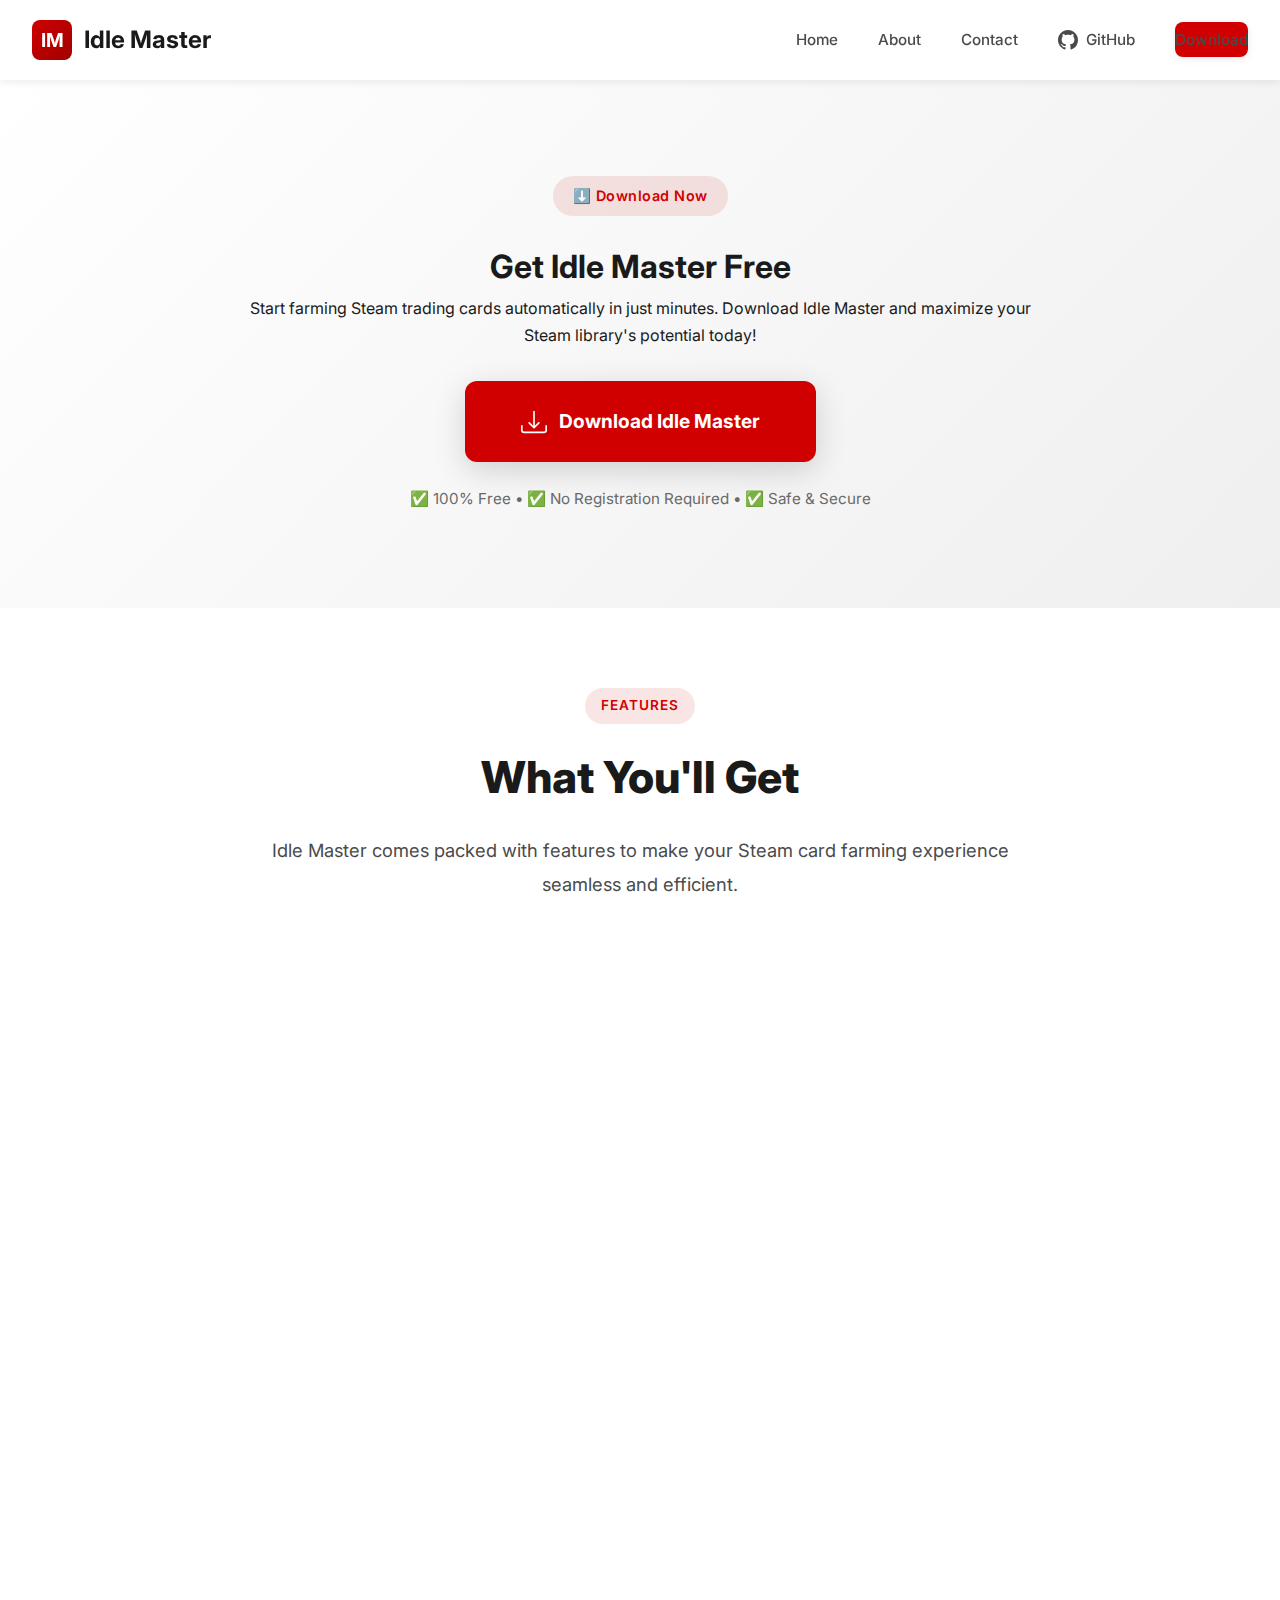
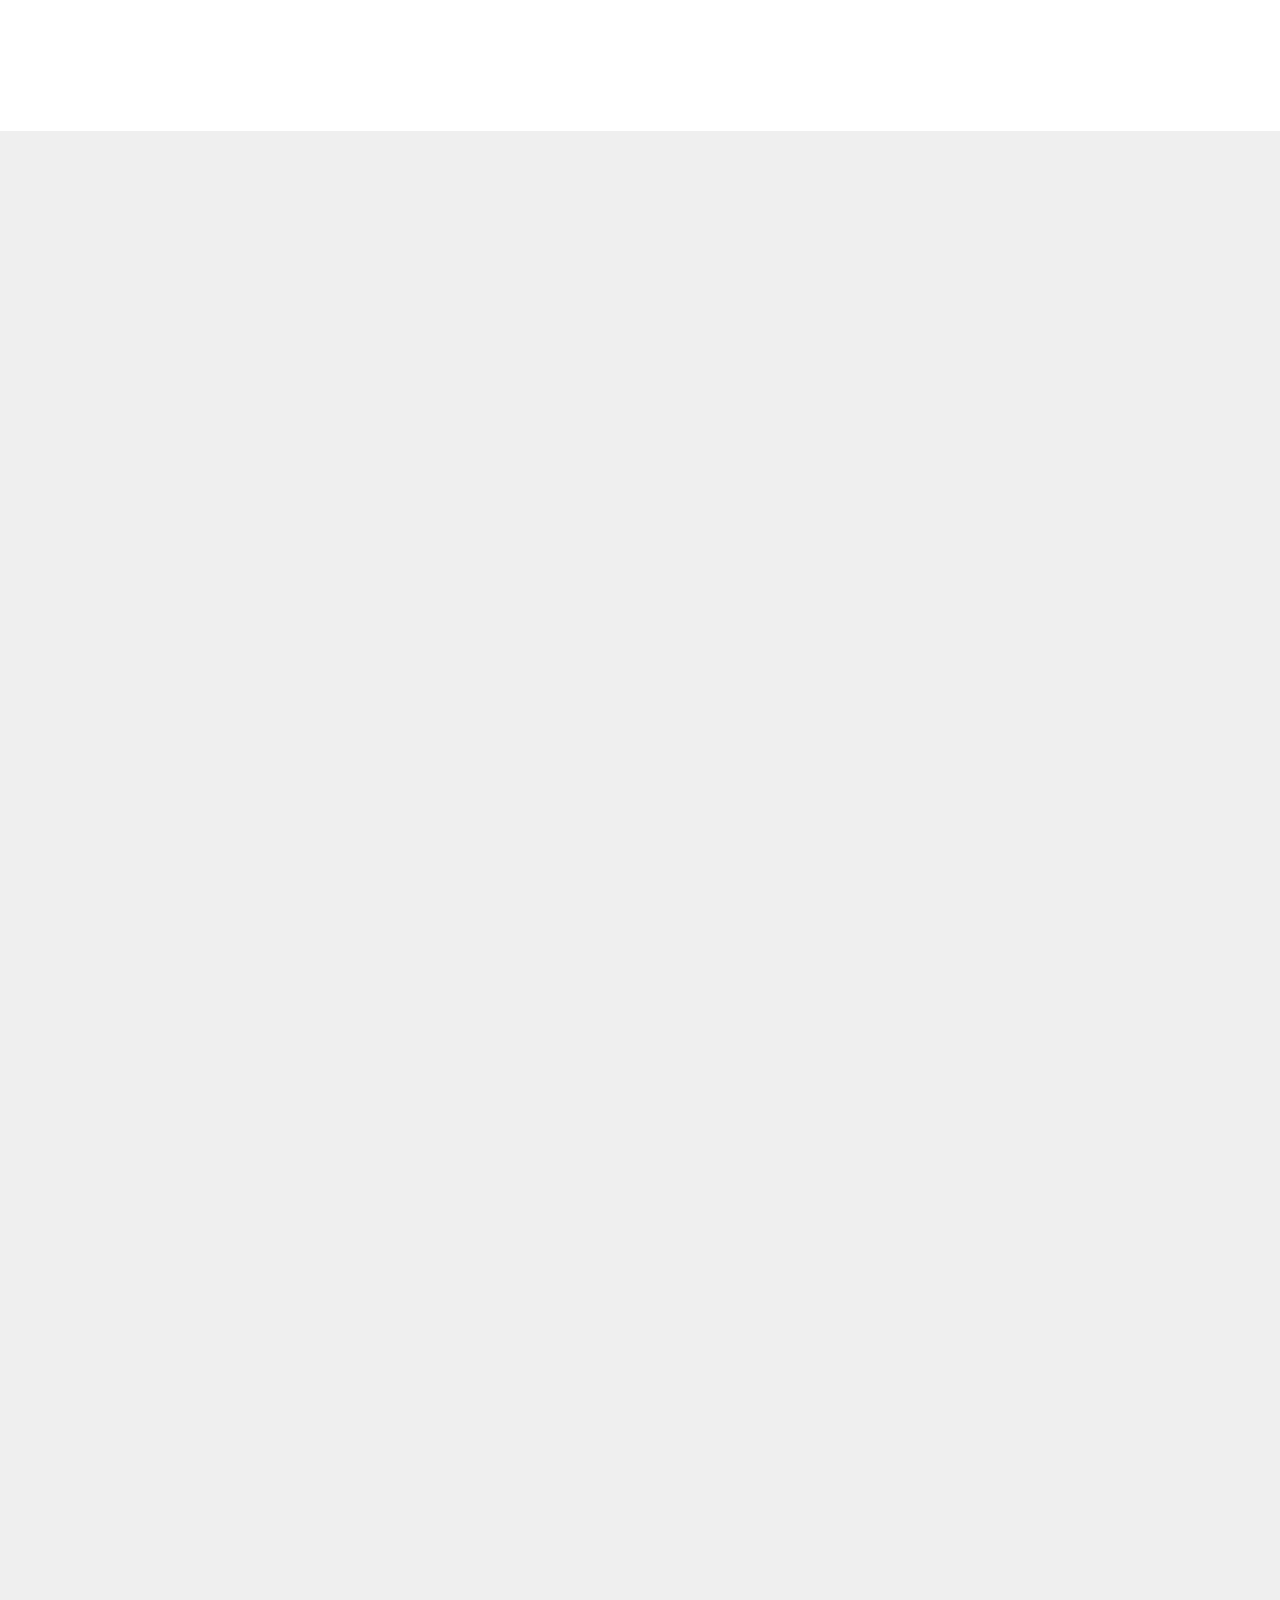
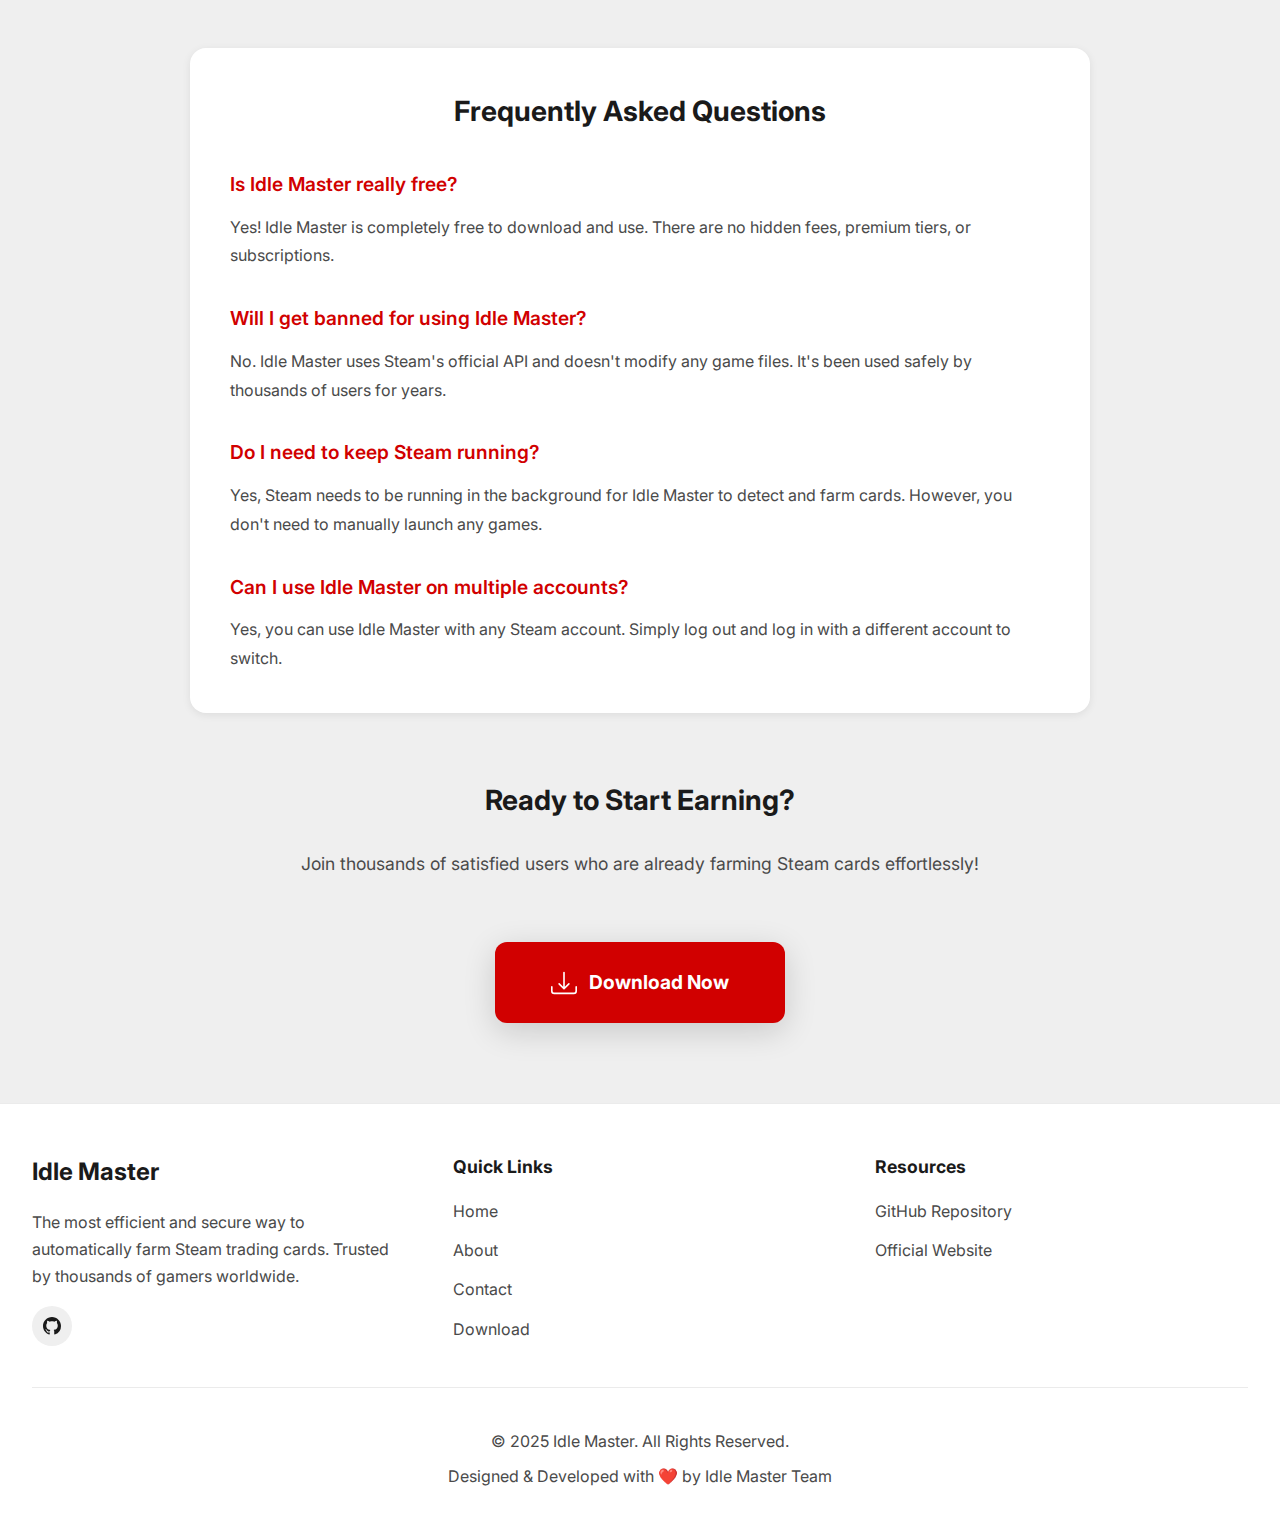
<file: download.html>
<!DOCTYPE html>
<html lang="en">
<head>
    <meta charset="UTF-8">
    <meta name="viewport" content="width=device-width, initial-scale=1.0">
    <meta name="description" content="Download Idle Master - Free Steam trading card farming tool. Start earning cards automatically today!">
    <title>Download Idle Master | Free Steam Card Farming Tool</title>
    <link rel="stylesheet" href="style.css">
    <link rel="preconnect" href="https://fonts.googleapis.com">
    <link rel="preconnect" href="https://fonts.gstatic.com" crossorigin>
    <link href="https://fonts.googleapis.com/css2?family=Inter:wght@400;500;600;700;800;900&display=swap" rel="stylesheet">
</head>
<body>
    <!-- Navigation Bar -->
    <nav class="navbar">
        <div class="nav-container">
            <a href="index.html" class="logo">
                <div class="logo-icon">IM</div>
                <span>Idle Master</span>
            </a>
            
            <ul class="nav-menu">
                <li><a href="index.html">Home</a></li>
                <li><a href="about.html">About</a></li>
                <li><a href="contact.html">Contact</a></li>
                <li><a href="https://github.com/subtitle-edit/Idle-Master" target="_blank" class="github-link">
                    <svg width="20" height="20" fill="currentColor" viewBox="0 0 16 16">
                        <path d="M8 0C3.58 0 0 3.58 0 8c0 3.54 2.29 6.53 5.47 7.59.4.07.55-.17.55-.38 0-.19-.01-.82-.01-1.49-2.01.37-2.53-.49-2.69-.94-.09-.23-.48-.94-.82-1.13-.28-.15-.68-.52-.01-.53.63-.01 1.08.58 1.23.82.72 1.21 1.87.87 2.33.66.07-.52.28-.87.51-1.07-1.78-.2-3.64-.89-3.64-3.95 0-.87.31-1.59.82-2.15-.08-.2-.36-1.02.08-2.12 0 0 .67-.21 2.2.82.64-.18 1.32-.27 2-.27.68 0 1.36.09 2 .27 1.53-1.04 2.2-.82 2.2-.82.44 1.1.16 1.92.08 2.12.51.56.82 1.27.82 2.15 0 3.07-1.87 3.75-3.65 3.95.29.25.54.73.54 1.48 0 1.07-.01 1.93-.01 2.2 0 .21.15.46.55.38A8.012 8.012 0 0 0 16 8c0-4.42-3.58-8-8-8z"/>
                    </svg>
                    GitHub
                </a></li>
                <li><a href="download.html" class="btn-download-nav">Download</a></li>
            </ul>
            
            <div class="mobile-toggle">
                <span></span>
                <span></span>
                <span></span>
            </div>
        </div>
    </nav>

    <!-- Download Hero Section -->
    <section class="download-hero">
        <div class="download-content">
            <div class="hero-badge">⬇️ Download Now</div>
            <h1>Get Idle Master <span class="highlight">Free</span></h1>
            <p>Start farming Steam trading cards automatically in just minutes. Download Idle Master and maximize your Steam library's potential today!</p>
            
            <a href="https://idlemaster.net/download/" target="_blank" class="btn-download-large">
                <svg width="26" height="26" fill="currentColor" viewBox="0 0 16 16">
                    <path d="M.5 9.9a.5.5 0 0 1 .5.5v2.5a1 1 0 0 0 1 1h12a1 1 0 0 0 1-1v-2.5a.5.5 0 0 1 1 0v2.5a2 2 0 0 1-2 2H2a2 2 0 0 1-2-2v-2.5a.5.5 0 0 1 .5-.5z"/>
                    <path d="M7.646 11.854a.5.5 0 0 0 .708 0l3-3a.5.5 0 0 0-.708-.708L8.5 10.293V1.5a.5.5 0 0 0-1 0v8.793L5.354 8.146a.5.5 0 1 0-.708.708l3 3z"/>
                </svg>
                Download Idle Master
            </a>

            <p style="margin-top: 1.5rem; font-size: 0.95rem; color: var(--text-light);">
                ✅ 100% Free • ✅ No Registration Required • ✅ Safe & Secure
            </p>
        </div>
    </section>

    <!-- Download Info Section -->
    <section class="section" style="background: var(--secondary-bg);">
        <div class="container">
            <div class="section-header">
                <div class="section-badge">Features</div>
                <h2>What You'll Get</h2>
                <p>Idle Master comes packed with features to make your Steam card farming experience seamless and efficient.</p>
            </div>

            <div class="features-grid">
                <div class="feature-card">
                    <div class="feature-icon">⚡</div>
                    <h3>Instant Setup</h3>
                    <p>Quick installation process—no complex configurations or technical knowledge required. Get started in under 2 minutes!</p>
                </div>
                <div class="feature-card">
                    <div class="feature-icon">🤖</div>
                    <h3>Full Automation</h3>
                    <p>Automatically cycles through your games, farms cards, and moves to the next title without any manual intervention.</p>
                </div>
                <div class="feature-card">
                    <div class="feature-icon">🔒</div>
                    <h3>100% Safe</h3>
                    <p>Built with Steam's official API. No account risk, no game file modifications, and trusted by thousands globally.</p>
                </div>
                <div class="feature-card">
                    <div class="feature-icon">💻</div>
                    <h3>Lightweight</h3>
                    <p>Minimal system resources required. Runs quietly in the background without affecting your PC's performance.</p>
                </div>
            </div>
        </div>
    </section>

    <!-- System Requirements -->
    <section class="section">
        <div class="container">
            <div style="max-width: 900px; margin: 0 auto;">
                <div class="download-card">
                    <h2 style="font-size: 2rem; font-weight: 700; margin-bottom: 2rem; text-align: center; color: var(--text-primary);">System Requirements</h2>
                    
                    <div style="display: grid; grid-template-columns: repeat(auto-fit, minmax(300px, 1fr)); gap: 2.5rem;">
                        <div>
                            <h3 style="font-size: 1.3rem; font-weight: 700; margin-bottom: 1rem; color: var(--accent-red);">Minimum Requirements</h3>
                            <ul style="line-height: 2; color: var(--text-secondary);">
                                <li><strong>OS:</strong> Windows 7 or later</li>
                                <li><strong>RAM:</strong> 2 GB</li>
                                <li><strong>Storage:</strong> 50 MB free space</li>
                                <li><strong>Internet:</strong> Stable connection</li>
                                <li><strong>Other:</strong> Steam account required</li>
                            </ul>
                        </div>
                        
                        <div>
                            <h3 style="font-size: 1.3rem; font-weight: 700; margin-bottom: 1rem; color: var(--accent-red);">Recommended</h3>
                            <ul style="line-height: 2; color: var(--text-secondary);">
                                <li><strong>OS:</strong> Windows 10/11</li>
                                <li><strong>RAM:</strong> 4 GB or more</li>
                                <li><strong>Storage:</strong> 100 MB free space</li>
                                <li><strong>Internet:</strong> High-speed connection</li>
                                <li><strong>Other:</strong> .NET Framework 4.5+</li>
                            </ul>
                        </div>
                    </div>
                </div>

                <!-- Installation Steps -->
                <div class="download-card" style="margin-top: 3rem;">
                    <h3 style="font-size: 1.75rem; font-weight: 700; margin-bottom: 2rem; text-align: center; color: var(--text-primary);">Installation Guide</h3>
                    
                    <div class="steps-container">
                        <div class="step-card">
                            <div class="step-number">1</div>
                            <h3>Download the Installer</h3>
                            <p>Click the download button above to get the latest version of Idle Master. The file is small and downloads quickly.</p>
                        </div>
                        <div class="step-card">
                            <div class="step-number">2</div>
                            <h3>Run the Setup</h3>
                            <p>Double-click the downloaded file and follow the on-screen instructions. Installation takes less than a minute.</p>
                        </div>
                        <div class="step-card">
                            <div class="step-number">3</div>
                            <h3>Log In & Start Farming</h3>
                            <p>Launch Idle Master, sign in with your Steam credentials, and let it automatically start farming your cards!</p>
                        </div>
                    </div>
                </div>

                <!-- FAQ Section -->
                <div style="margin-top: 4rem; padding: 2.5rem; background: var(--secondary-bg); border-radius: 16px; box-shadow: var(--shadow-sm);">
                    <h3 style="font-size: 1.75rem; font-weight: 700; margin-bottom: 2rem; text-align: center; color: var(--text-primary);">Frequently Asked Questions</h3>
                    
                    <div style="display: grid; gap: 2rem;">
                        <div>
                            <h4 style="font-size: 1.2rem; font-weight: 600; margin-bottom: 0.75rem; color: var(--accent-red);">Is Idle Master really free?</h4>
                            <p style="color: var(--text-secondary); line-height: 1.8;">Yes! Idle Master is completely free to download and use. There are no hidden fees, premium tiers, or subscriptions.</p>
                        </div>
                        
                        <div>
                            <h4 style="font-size: 1.2rem; font-weight: 600; margin-bottom: 0.75rem; color: var(--accent-red);">Will I get banned for using Idle Master?</h4>
                            <p style="color: var(--text-secondary); line-height: 1.8;">No. Idle Master uses Steam's official API and doesn't modify any game files. It's been used safely by thousands of users for years.</p>
                        </div>
                        
                        <div>
                            <h4 style="font-size: 1.2rem; font-weight: 600; margin-bottom: 0.75rem; color: var(--accent-red);">Do I need to keep Steam running?</h4>
                            <p style="color: var(--text-secondary); line-height: 1.8;">Yes, Steam needs to be running in the background for Idle Master to detect and farm cards. However, you don't need to manually launch any games.</p>
                        </div>
                        
                        <div>
                            <h4 style="font-size: 1.2rem; font-weight: 600; margin-bottom: 0.75rem; color: var(--accent-red);">Can I use Idle Master on multiple accounts?</h4>
                            <p style="color: var(--text-secondary); line-height: 1.8;">Yes, you can use Idle Master with any Steam account. Simply log out and log in with a different account to switch.</p>
                        </div>
                    </div>
                </div>

                <!-- Final CTA -->
                <div style="text-align: center; margin-top: 4rem;">
                    <h3 style="font-size: 1.75rem; font-weight: 700; margin-bottom: 1.5rem; color: var(--text-primary);">Ready to Start Earning?</h3>
                    <p style="font-size: 1.1rem; color: var(--text-secondary); margin-bottom: 2rem;">Join thousands of satisfied users who are already farming Steam cards effortlessly!</p>
                    <a href="https://idlemaster.net/download/" target="_blank" class="btn-download-large">
                        <svg width="26" height="26" fill="currentColor" viewBox="0 0 16 16">
                            <path d="M.5 9.9a.5.5 0 0 1 .5.5v2.5a1 1 0 0 0 1 1h12a1 1 0 0 0 1-1v-2.5a.5.5 0 0 1 1 0v2.5a2 2 0 0 1-2 2H2a2 2 0 0 1-2-2v-2.5a.5.5 0 0 1 .5-.5z"/>
                            <path d="M7.646 11.854a.5.5 0 0 0 .708 0l3-3a.5.5 0 0 0-.708-.708L8.5 10.293V1.5a.5.5 0 0 0-1 0v8.793L5.354 8.146a.5.5 0 1 0-.708.708l3 3z"/>
                        </svg>
                        Download Now
                    </a>
                </div>
            </div>
        </div>
    </section>

    <!-- Footer -->
    <footer>
        <div class="footer-container">
            <div class="footer-content">
                <div class="footer-brand">
                    <h3>Idle Master</h3>
                    <p>The most efficient and secure way to automatically farm Steam trading cards. Trusted by thousands of gamers worldwide.</p>
                    <div class="social-links">
                        <a href="https://github.com/subtitle-edit/Idle-Master" target="_blank" aria-label="GitHub">
                            <svg width="18" height="18" fill="currentColor" viewBox="0 0 16 16">
                                <path d="M8 0C3.58 0 0 3.58 0 8c0 3.54 2.29 6.53 5.47 7.59.4.07.55-.17.55-.38 0-.19-.01-.82-.01-1.49-2.01.37-2.53-.49-2.69-.94-.09-.23-.48-.94-.82-1.13-.28-.15-.68-.52-.01-.53.63-.01 1.08.58 1.23.82.72 1.21 1.87.87 2.33.66.07-.52.28-.87.51-1.07-1.78-.2-3.64-.89-3.64-3.95 0-.87.31-1.59.82-2.15-.08-.2-.36-1.02.08-2.12 0 0 .67-.21 2.2.82.64-.18 1.32-.27 2-.27.68 0 1.36.09 2 .27 1.53-1.04 2.2-.82 2.2-.82.44 1.1.16 1.92.08 2.12.51.56.82 1.27.82 2.15 0 3.07-1.87 3.75-3.65 3.95.29.25.54.73.54 1.48 0 1.07-.01 1.93-.01 2.2 0 .21.15.46.55.38A8.012 8.012 0 0 0 16 8c0-4.42-3.58-8-8-8z"/>
                            </svg>
                        </a>
                    </div>
                </div>
                
                <div class="footer-links">
                    <h4>Quick Links</h4>
                    <ul>
                        <li><a href="index.html">Home</a></li>
                        <li><a href="about.html">About</a></li>
                        <li><a href="contact.html">Contact</a></li>
                        <li><a href="download.html">Download</a></li>
                    </ul>
                </div>
                
                <div class="footer-links">
                    <h4>Resources</h4>
                    <ul>
                        <li><a href="https://github.com/subtitle-edit/Idle-Master" target="_blank">GitHub Repository</a></li>
                        <li><a href="https://idlemaster.net/" target="_blank">Official Website</a></li>
                    </ul>
                </div>
            </div>
            
            <div class="footer-bottom">
                <p>&copy; 2025 Idle Master. All Rights Reserved.</p>
                <p>Designed & Developed with ❤️ by Idle Master Team</p>
            </div>
        </div>
    </footer>

    <script src="script.js"></script>
</body>
</html>
</file>
<file: style.css>
/* ========================================
   Idle Master - Modern Professional Website
   Color Palette: #EFEFEF, #FFFFFF, #D10000
   ======================================== */

:root {
    --primary-bg: #EFEFEF;
    --secondary-bg: #FFFFFF;
    --accent-red: #D10000;
    --accent-dark: #A00000;
    --text-primary: #1a1a1a;
    --text-secondary: #4a4a4a;
    --text-light: #6a6a6a;
    --shadow-sm: 0 2px 8px rgba(0, 0, 0, 0.08);
    --shadow-md: 0 4px 16px rgba(0, 0, 0, 0.12);
    --shadow-lg: 0 8px 32px rgba(0, 0, 0, 0.16);
    --transition: all 0.3s ease;
}

* {
    margin: 0;
    padding: 0;
    box-sizing: border-box;
}

html {
    scroll-behavior: smooth;
}

body {
    font-family: 'Inter', 'Segoe UI', -apple-system, BlinkMacSystemFont, sans-serif;
    background: var(--primary-bg);
    color: var(--text-primary);
    line-height: 1.7;
    overflow-x: hidden;
}

/* ==================== Navigation ==================== */

.navbar {
    position: fixed;
    top: 0;
    left: 0;
    right: 0;
    background: var(--secondary-bg);
    box-shadow: var(--shadow-sm);
    z-index: 1000;
    transition: var(--transition);
}

.navbar.scrolled {
    box-shadow: var(--shadow-md);
}

.nav-container {
    max-width: 1400px;
    margin: 0 auto;
    padding: 0 2rem;
    display: flex;
    justify-content: space-between;
    align-items: center;
    height: 80px;
}

.logo {
    display: flex;
    align-items: center;
    gap: 0.75rem;
    font-size: 1.5rem;
    font-weight: 700;
    color: var(--text-primary);
    text-decoration: none;
    transition: var(--transition);
}

.logo:hover {
    color: var(--accent-red);
}

.logo-icon {
    width: 40px;
    height: 40px;
    background: linear-gradient(135deg, var(--accent-red), var(--accent-dark));
    border-radius: 8px;
    display: flex;
    align-items: center;
    justify-content: center;
    color: white;
    font-weight: bold;
    font-size: 1.2rem;
}

.nav-menu {
    display: flex;
    align-items: center;
    gap: 2.5rem;
    list-style: none;
}

.nav-menu a {
    color: var(--text-secondary);
    text-decoration: none;
    font-weight: 500;
    font-size: 0.95rem;
    transition: var(--transition);
    position: relative;
    padding: 0.5rem 0;
}

.nav-menu a::after {
    content: '';
    position: absolute;
    bottom: 0;
    left: 0;
    width: 0;
    height: 2px;
    background: var(--accent-red);
    transition: width 0.3s ease;
}

.nav-menu a:hover {
    color: var(--accent-red);
}

.nav-menu a:hover::after {
    width: 100%;
}

.nav-menu a.active {
    color: var(--accent-red);
}

.github-link {
    display: flex;
    align-items: center;
    gap: 0.5rem;
}

.btn-download-nav {
    padding: 0.75rem 1.75rem;
    background: var(--accent-red);
    color: white;
    border-radius: 8px;
    font-weight: 600;
    transition: var(--transition);
    box-shadow: var(--shadow-sm);
}

.btn-download-nav:hover {
    background: var(--accent-dark);
    transform: translateY(-2px);
    box-shadow: var(--shadow-md);
}

.mobile-toggle {
    display: none;
    flex-direction: column;
    gap: 5px;
    cursor: pointer;
    padding: 0.5rem;
}

.mobile-toggle span {
    width: 25px;
    height: 3px;
    background: var(--text-primary);
    border-radius: 3px;
    transition: var(--transition);
}

/* ==================== Hero Section ==================== */

.hero {
    margin-top: 80px;
    background: linear-gradient(135deg, var(--secondary-bg) 0%, var(--primary-bg) 100%);
    padding: 6rem 2rem;
    text-align: center;
    position: relative;
    overflow: hidden;
}

.hero::before {
    content: '';
    position: absolute;
    top: -50%;
    right: -20%;
    width: 600px;
    height: 600px;
    background: radial-gradient(circle, rgba(209, 0, 0, 0.08), transparent);
    border-radius: 50%;
}

.hero-content {
    max-width: 900px;
    margin: 0 auto;
    position: relative;
    z-index: 1;
}

.hero-badge {
    display: inline-block;
    padding: 0.5rem 1.25rem;
    background: rgba(209, 0, 0, 0.1);
    color: var(--accent-red);
    border-radius: 50px;
    font-size: 0.9rem;
    font-weight: 600;
    margin-bottom: 1.5rem;
    letter-spacing: 0.5px;
}

.hero h1 {
    font-size: 3.5rem;
    font-weight: 800;
    line-height: 1.2;
    margin-bottom: 1.5rem;
    color: var(--text-primary);
}

.hero h1 .highlight {
    color: var(--accent-red);
    position: relative;
}

.hero p {
    font-size: 1.25rem;
    color: var(--text-secondary);
    margin-bottom: 2.5rem;
    line-height: 1.8;
}

.hero-buttons {
    display: flex;
    justify-content: center;
    gap: 1.5rem;
    flex-wrap: wrap;
}

.btn-primary, .btn-secondary {
    padding: 1rem 2.5rem;
    border-radius: 10px;
    font-weight: 600;
    font-size: 1rem;
    text-decoration: none;
    transition: var(--transition);
    display: inline-flex;
    align-items: center;
    gap: 0.5rem;
    box-shadow: var(--shadow-sm);
}

.btn-primary {
    background: var(--accent-red);
    color: white;
}

.btn-primary:hover {
    background: var(--accent-dark);
    transform: translateY(-3px);
    box-shadow: var(--shadow-lg);
}

.btn-secondary {
    background: var(--secondary-bg);
    color: var(--text-primary);
    border: 2px solid var(--primary-bg);
}

.btn-secondary:hover {
    border-color: var(--accent-red);
    color: var(--accent-red);
    transform: translateY(-3px);
}

/* ==================== Sections ==================== */

.section {
    padding: 5rem 2rem;
}

.container {
    max-width: 1400px;
    margin: 0 auto;
}

.section-header {
    text-align: center;
    max-width: 800px;
    margin: 0 auto 4rem;
}

.section-badge {
    display: inline-block;
    padding: 0.4rem 1rem;
    background: rgba(209, 0, 0, 0.1);
    color: var(--accent-red);
    border-radius: 50px;
    font-size: 0.85rem;
    font-weight: 600;
    margin-bottom: 1rem;
    text-transform: uppercase;
    letter-spacing: 1px;
}

.section-header h2 {
    font-size: 2.75rem;
    font-weight: 800;
    margin-bottom: 1.25rem;
    color: var(--text-primary);
}

.section-header p {
    font-size: 1.15rem;
    color: var(--text-secondary);
    line-height: 1.8;
}

/* ==================== Feature Grid ==================== */

.features-grid {
    display: grid;
    grid-template-columns: repeat(auto-fit, minmax(300px, 1fr));
    gap: 2.5rem;
    margin-top: 3rem;
}

.feature-card {
    background: var(--secondary-bg);
    padding: 2.5rem;
    border-radius: 16px;
    box-shadow: var(--shadow-sm);
    transition: var(--transition);
    text-align: center;
}

.feature-card:hover {
    transform: translateY(-8px);
    box-shadow: var(--shadow-lg);
}

.feature-icon {
    width: 70px;
    height: 70px;
    background: linear-gradient(135deg, rgba(209, 0, 0, 0.1), rgba(209, 0, 0, 0.05));
    border-radius: 16px;
    display: flex;
    align-items: center;
    justify-content: center;
    font-size: 2rem;
    margin: 0 auto 1.5rem;
    color: var(--accent-red);
}

.feature-card h3 {
    font-size: 1.4rem;
    font-weight: 700;
    margin-bottom: 1rem;
    color: var(--text-primary);
}

.feature-card p {
    color: var(--text-secondary);
    line-height: 1.7;
}

/* ==================== Steps Section ==================== */

.steps-container {
    display: grid;
    grid-template-columns: repeat(auto-fit, minmax(320px, 1fr));
    gap: 3rem;
    margin-top: 3rem;
}

.step-card {
    background: var(--secondary-bg);
    padding: 2.5rem;
    border-radius: 16px;
    box-shadow: var(--shadow-sm);
    position: relative;
    transition: var(--transition);
}

.step-card:hover {
    box-shadow: var(--shadow-md);
    transform: translateY(-5px);
}

.step-number {
    position: absolute;
    top: -20px;
    left: 2.5rem;
    width: 50px;
    height: 50px;
    background: var(--accent-red);
    color: white;
    border-radius: 50%;
    display: flex;
    align-items: center;
    justify-content: center;
    font-weight: 800;
    font-size: 1.25rem;
    box-shadow: var(--shadow-md);
}

.step-card h3 {
    margin-top: 1.5rem;
    font-size: 1.5rem;
    font-weight: 700;
    margin-bottom: 1rem;
    color: var(--text-primary);
}

.step-card p {
    color: var(--text-secondary);
    line-height: 1.8;
}

/* ==================== CTA Section ==================== */

.cta-section {
    background: linear-gradient(135deg, var(--accent-red), var(--accent-dark));
    color: white;
    text-align: center;
    border-radius: 20px;
    padding: 5rem 2rem;
    margin: 5rem auto;
    max-width: 1200px;
    position: relative;
    overflow: hidden;
}

.cta-section::before {
    content: '';
    position: absolute;
    top: -50%;
    left: -10%;
    width: 400px;
    height: 400px;
    background: rgba(255, 255, 255, 0.1);
    border-radius: 50%;
}

.cta-content {
    position: relative;
    z-index: 1;
}

.cta-section h2 {
    font-size: 2.5rem;
    font-weight: 800;
    margin-bottom: 1.5rem;
}

.cta-section p {
    font-size: 1.2rem;
    margin-bottom: 2.5rem;
    opacity: 0.95;
}

.cta-section .btn-secondary {
    background: white;
    color: var(--accent-red);
    border: none;
}

.cta-section .btn-secondary:hover {
    background: var(--primary-bg);
    transform: translateY(-3px);
}

/* ==================== About Page ==================== */

.about-hero {
    margin-top: 80px;
    background: var(--secondary-bg);
    padding: 4rem 2rem;
    text-align: center;
}

.about-content {
    max-width: 900px;
    margin: 0 auto;
    padding: 3rem 2rem;
}

.about-content h2 {
    font-size: 2.25rem;
    font-weight: 700;
    margin: 3rem 0 1.5rem;
    color: var(--text-primary);
}

.about-content p {
    font-size: 1.1rem;
    line-height: 1.9;
    color: var(--text-secondary);
    margin-bottom: 1.5rem;
}

.mission-vision {
    display: grid;
    grid-template-columns: repeat(auto-fit, minmax(300px, 1fr));
    gap: 2.5rem;
    margin-top: 4rem;
}

.mission-card, .vision-card {
    background: var(--secondary-bg);
    padding: 2.5rem;
    border-radius: 16px;
    box-shadow: var(--shadow-sm);
}

.mission-card h3, .vision-card h3 {
    font-size: 1.75rem;
    font-weight: 700;
    margin-bottom: 1.25rem;
    color: var(--accent-red);
}

/* ==================== Contact Page ==================== */

.contact-hero {
    margin-top: 80px;
    background: var(--secondary-bg);
    padding: 4rem 2rem;
    text-align: center;
}

.contact-content {
    max-width: 700px;
    margin: 4rem auto;
    padding: 3rem 2rem;
    text-align: center;
}

.contact-content p {
    font-size: 1.15rem;
    color: var(--text-secondary);
    margin-bottom: 2.5rem;
    line-height: 1.8;
}

.btn-form {
    display: inline-flex;
    align-items: center;
    gap: 0.75rem;
    padding: 1.25rem 3rem;
    background: var(--accent-red);
    color: white;
    text-decoration: none;
    border-radius: 12px;
    font-size: 1.1rem;
    font-weight: 600;
    transition: var(--transition);
    box-shadow: var(--shadow-md);
}

.btn-form:hover {
    background: var(--accent-dark);
    transform: translateY(-3px);
    box-shadow: var(--shadow-lg);
}

/* ==================== Download Page ==================== */

.download-hero {
    margin-top: 80px;
    background: linear-gradient(135deg, var(--secondary-bg), var(--primary-bg));
    padding: 6rem 2rem;
    text-align: center;
}

.download-content {
    max-width: 800px;
    margin: 0 auto;
}

.download-card {
    background: var(--secondary-bg);
    padding: 3rem;
    border-radius: 20px;
    box-shadow: var(--shadow-lg);
    margin-top: 3rem;
}

.download-card h3 {
    font-size: 1.75rem;
    margin-bottom: 1.5rem;
    color: var(--text-primary);
}

.download-card ul {
    text-align: left;
    margin: 2rem 0;
    padding-left: 2rem;
}

.download-card li {
    margin: 1rem 0;
    color: var(--text-secondary);
    font-size: 1.05rem;
}

.btn-download-large {
    display: inline-flex;
    align-items: center;
    gap: 0.75rem;
    padding: 1.5rem 3.5rem;
    background: var(--accent-red);
    color: white;
    text-decoration: none;
    border-radius: 12px;
    font-size: 1.2rem;
    font-weight: 700;
    transition: var(--transition);
    box-shadow: var(--shadow-lg);
    margin-top: 2rem;
}

.btn-download-large:hover {
    background: var(--accent-dark);
    transform: translateY(-4px) scale(1.02);
    box-shadow: 0 12px 40px rgba(209, 0, 0, 0.3);
}

/* ==================== Footer ==================== */

footer {
    background: var(--secondary-bg);
    padding: 3rem 2rem 2rem;
    border-top: 1px solid rgba(0, 0, 0, 0.08);
}

.footer-container {
    max-width: 1400px;
    margin: 0 auto;
}

.footer-content {
    display: grid;
    grid-template-columns: repeat(auto-fit, minmax(250px, 1fr));
    gap: 3rem;
    margin-bottom: 2rem;
}

.footer-brand h3 {
    font-size: 1.5rem;
    font-weight: 700;
    margin-bottom: 1rem;
    color: var(--text-primary);
}

.footer-brand p {
    color: var(--text-secondary);
    line-height: 1.7;
}

.footer-links h4 {
    font-size: 1.1rem;
    font-weight: 700;
    margin-bottom: 1rem;
    color: var(--text-primary);
}

.footer-links ul {
    list-style: none;
}

.footer-links a {
    color: var(--text-secondary);
    text-decoration: none;
    display: block;
    margin: 0.75rem 0;
    transition: var(--transition);
}

.footer-links a:hover {
    color: var(--accent-red);
    padding-left: 5px;
}

.social-links {
    display: flex;
    gap: 1rem;
    margin-top: 1rem;
}

.social-links a {
    width: 40px;
    height: 40px;
    background: var(--primary-bg);
    border-radius: 50%;
    display: flex;
    align-items: center;
    justify-content: center;
    color: var(--text-primary);
    text-decoration: none;
    transition: var(--transition);
}

.social-links a:hover {
    background: var(--accent-red);
    color: white;
    transform: translateY(-3px);
}

.footer-bottom {
    text-align: center;
    padding-top: 2rem;
    border-top: 1px solid rgba(0, 0, 0, 0.08);
    color: var(--text-secondary);
}

.footer-bottom p {
    margin: 0.5rem 0;
}

/* ==================== Responsive Design ==================== */

@media (max-width: 968px) {
    .nav-menu {
        position: fixed;
        top: 80px;
        right: -100%;
        width: 300px;
        height: calc(100vh - 80px);
        background: var(--secondary-bg);
        flex-direction: column;
        padding: 2rem;
        gap: 1.5rem;
        box-shadow: var(--shadow-lg);
        transition: right 0.3s ease;
        align-items: flex-start;
    }

    .nav-menu.active {
        right: 0;
    }

    .mobile-toggle {
        display: flex;
    }

    .mobile-toggle.active span:nth-child(1) {
        transform: rotate(45deg) translate(8px, 8px);
    }

    .mobile-toggle.active span:nth-child(2) {
        opacity: 0;
    }

    .mobile-toggle.active span:nth-child(3) {
        transform: rotate(-45deg) translate(7px, -7px);
    }

    .hero h1 {
        font-size: 2.5rem;
    }

    .hero p {
        font-size: 1.1rem;
    }

    .section-header h2 {
        font-size: 2rem;
    }

    .features-grid,
    .steps-container {
        grid-template-columns: 1fr;
    }

    .cta-section h2 {
        font-size: 2rem;
    }
}

@media (max-width: 640px) {
    .hero {
        padding: 4rem 1.5rem;
    }

    .hero h1 {
        font-size: 2rem;
    }

    .hero-buttons {
        flex-direction: column;
    }

    .btn-primary,
    .btn-secondary {
        width: 100%;
        justify-content: center;
    }

    .nav-container {
        padding: 0 1.5rem;
    }
}
</file>
